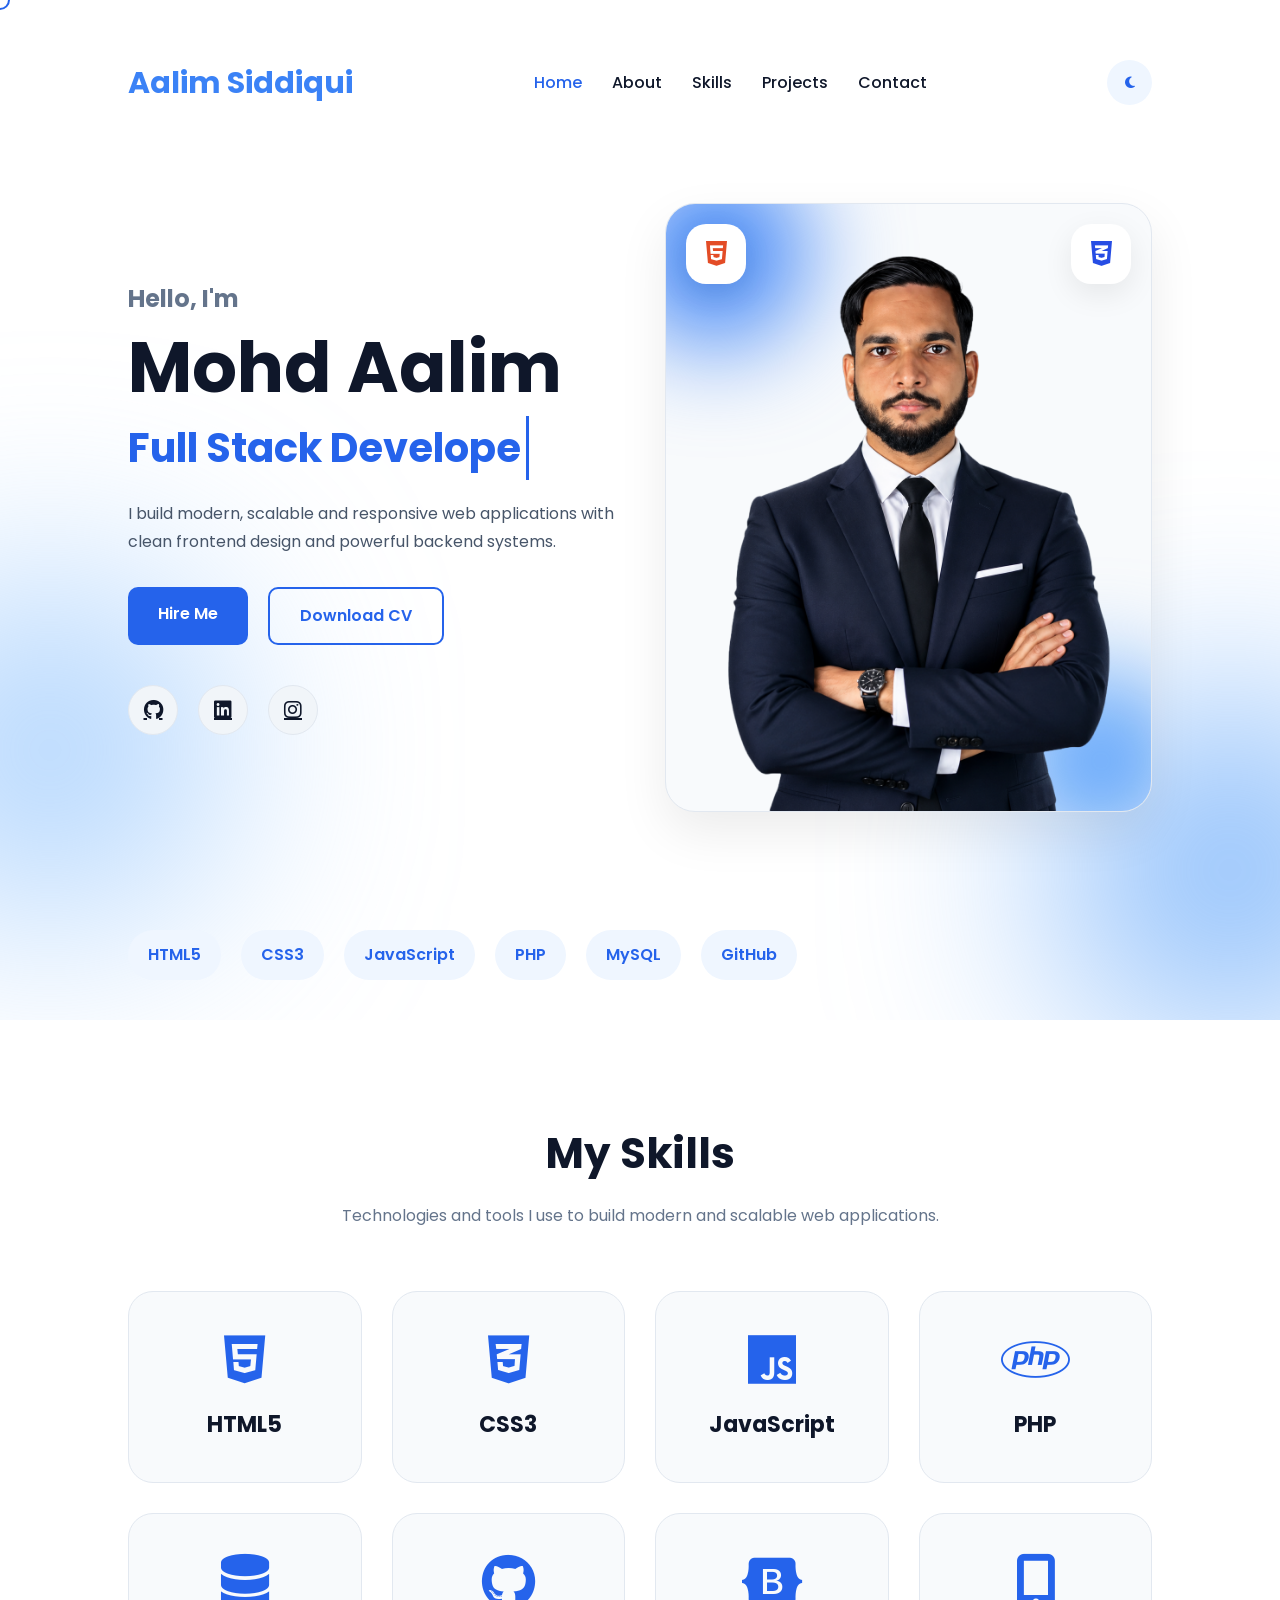
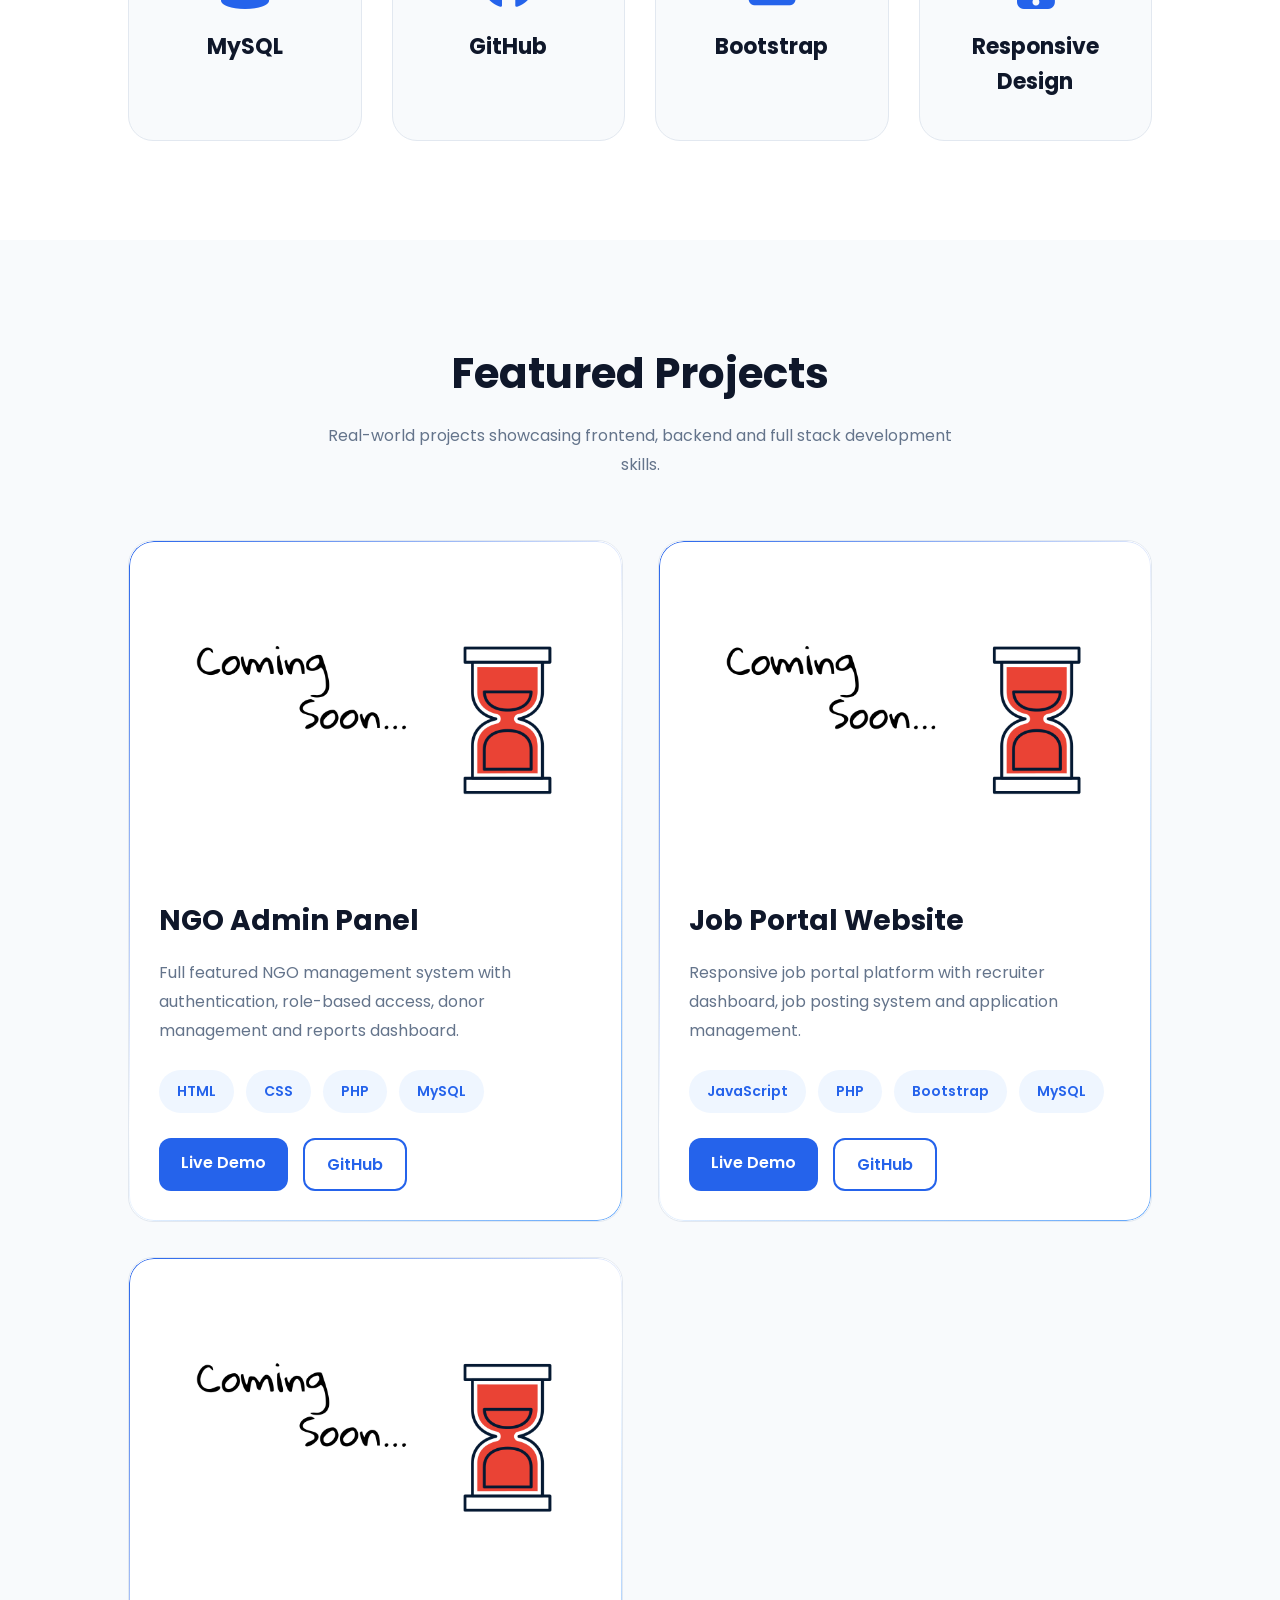
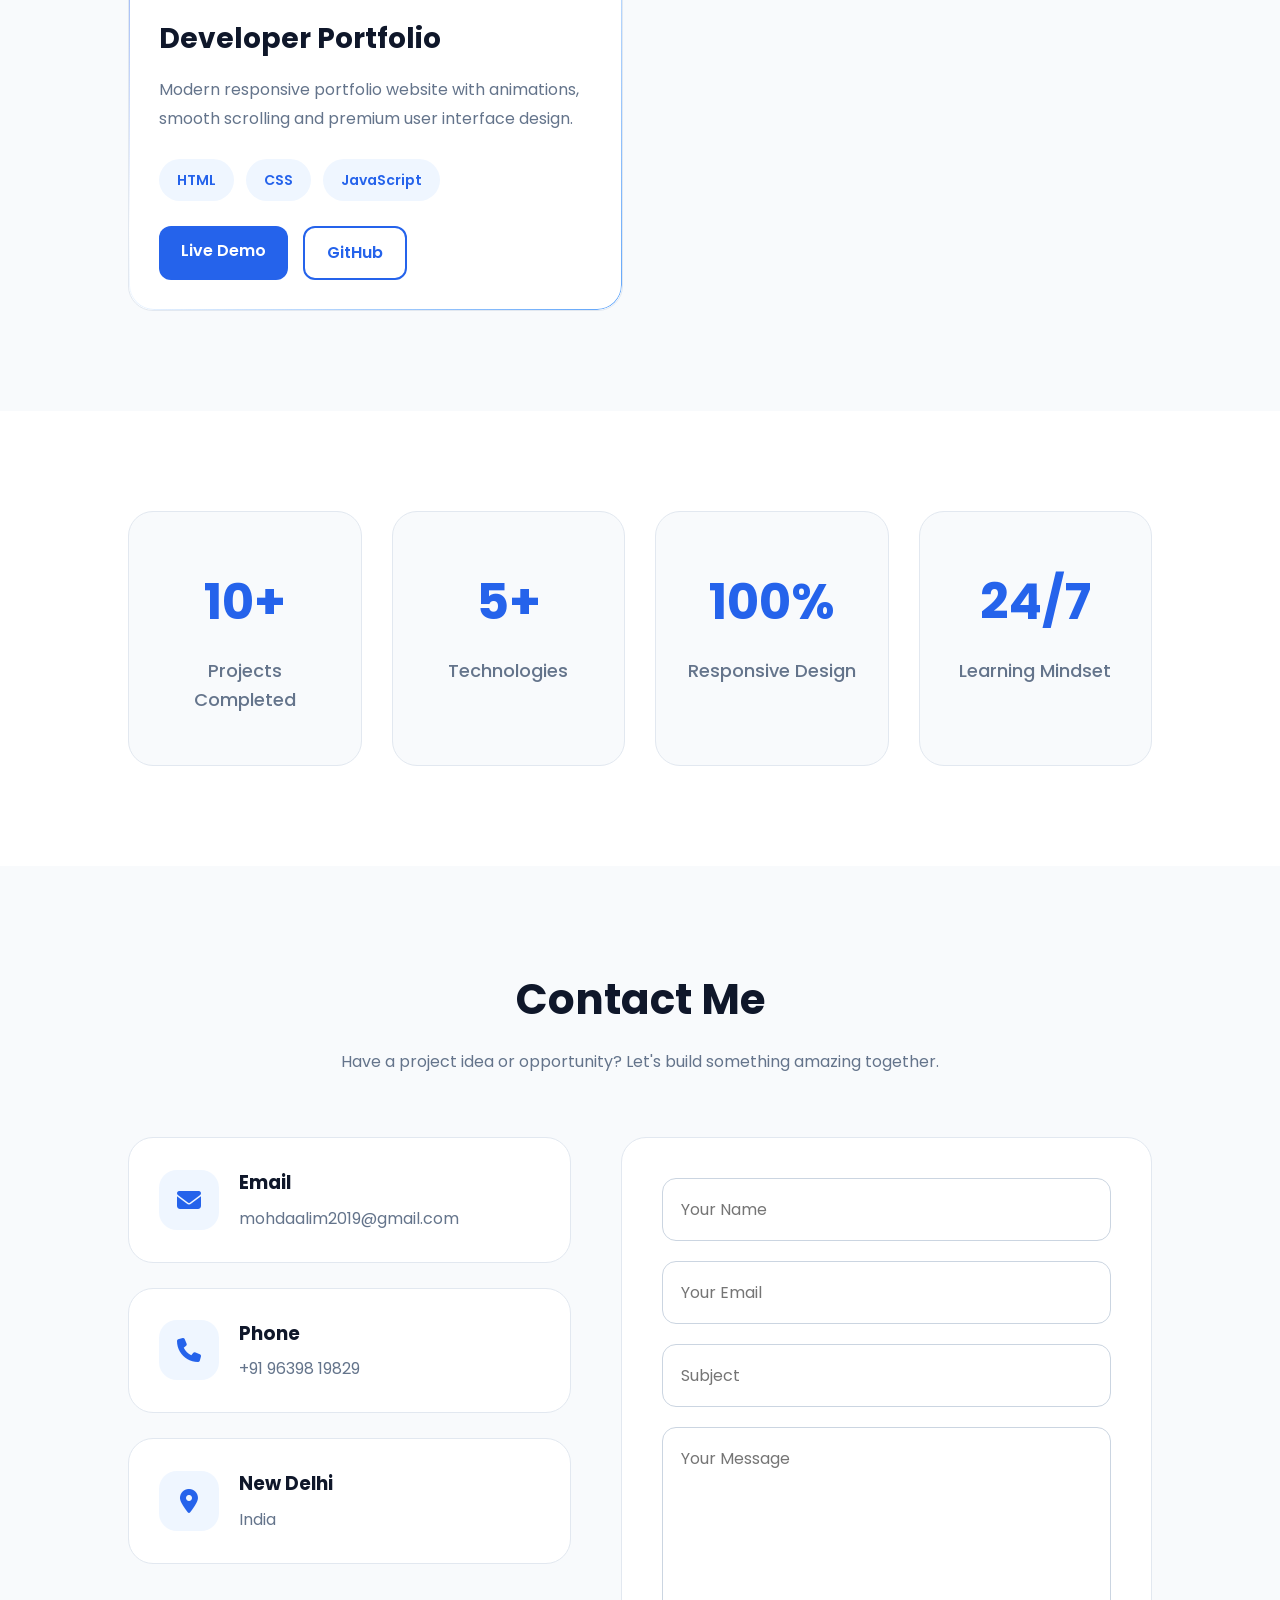
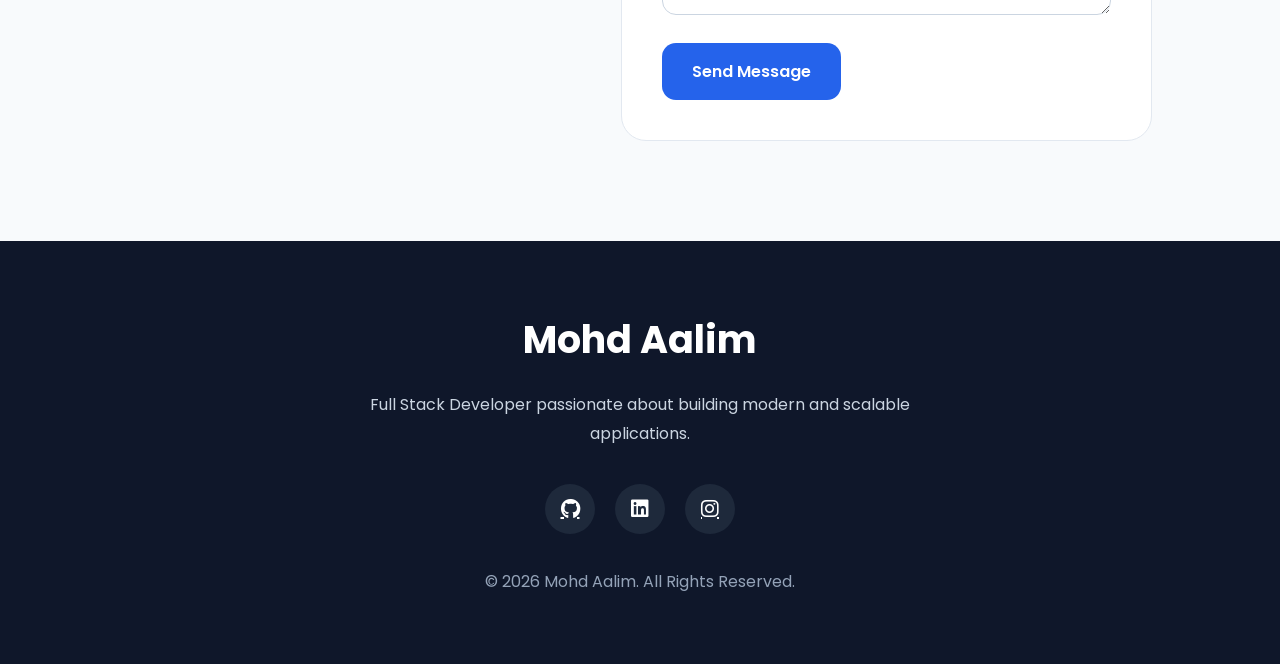
<file: index.html>
<!DOCTYPE html>
<html lang="en">

<head>
    <meta charset="UTF-8">
    <meta name="viewport" content="width=device-width, initial-scale=1.0, viewport-fit=cover">
    <meta name="description" content="Mohd Aalim — Full Stack Developer portfolio showcasing web development projects and skills.">

    <title>Mohd Aalim | Full Stack Developer</title>

    <!-- CSS -->
    <link rel="stylesheet" href="assets/css/style.css">
    <link rel="stylesheet" href="assets/css/responsive.css">
    <link rel="stylesheet" href="assets/css/animations.css">

    <!-- Google Fonts -->
    <link href="https://fonts.googleapis.com/css2?family=Poppins:wght@300;400;500;600;700&display=swap"
        rel="stylesheet">

    <!-- Icons -->
    <link rel="stylesheet"
        href="https://cdnjs.cloudflare.com/ajax/libs/font-awesome/6.5.1/css/all.min.css">
</head>

<body>

    <a href="#home" class="skip-link">Skip to content</a>

    <!-- LOADER -->

<div class="loader">

    <div class="loader-circle"></div>

</div>
    <div class="progress-bar"></div>
<div class="cursor"></div>
    <!-- HERO SECTION -->
    <section id="home" class="hero">

        <nav class="navbar">

    <div class="logo">Aalim Siddiqui</div>

    <ul class="nav-links" id="primary-navigation">
       <li><a href="#home">Home</a></li>
       <li><a href="pages/about.html">About</a></li>
       <li><a href="#skills">Skills</a></li>
       <li><a href="#projects">Projects</a></li>
       <li><a href="#contact">Contact</a></li>
    </ul>

    <div class="nav-right">

        <button class="theme-toggle" type="button" aria-label="Toggle dark mode" aria-pressed="false">
            <i class="fas fa-moon"></i>
        </button>

        <button class="menu-btn" type="button" aria-label="Open navigation menu" aria-expanded="false" aria-controls="primary-navigation">
            <i class="fas fa-bars"></i>
        </button>

    </div>

</nav>
<div class="bg-blur blur1"></div>
<div class="bg-blur blur2"></div>
        <div class="hero-wrapper">

    <!-- LEFT CONTENT -->
    <div class="hero-left">

        <h3>Hello, I'm</h3>

        <h1>Mohd Aalim</h1>

        <h2>
    <span class="typing"></span>
</h2>

        <p>
            I build modern, scalable and responsive web applications
            with clean frontend design and powerful backend systems.
        </p>

        <div class="hero-buttons">
            <a href="pages/contact.html" class="btn primary-btn">Hire Me</a>
            <a href="pages/resume.html" class="btn secondary-btn">Download CV</a>
        </div>

        <div class="social-icons">
            <a href="#" aria-label="GitHub profile"><i class="fab fa-github"></i></a>
            <a href="#" aria-label="LinkedIn profile"><i class="fab fa-linkedin"></i></a>
            <a href="#" aria-label="Instagram profile"><i class="fab fa-instagram"></i></a>
        </div>

    </div>

    <!-- RIGHT CONTENT -->
    <div class="hero-right">

        <div class="profile-card">

            <div class="circle circle1"></div>
            <div class="circle circle2"></div>
          
            <img src="assets/images/Profile_img.png" alt="Mohd Aalim profile photo">
        
            <div class="floating-icons html">
                <i class="fab fa-html5"></i>
            </div>

            <div class="floating-icons css">
                <i class="fab fa-css3-alt"></i>
            </div>
        </div>

    </div>

</div>

<div class="tech-stack">

    <span>HTML5</span>
    <span>CSS3</span>
    <span>JavaScript</span>
    <span>PHP</span>
    <span>MySQL</span>
    <span>GitHub</span>

</div>

    </section>
<!-- SKILLS SECTION -->

<section id="skills" class="skills-section hidden">

    <div class="section-title">
        <h2>My Skills</h2>
        <p>
            Technologies and tools I use to build modern
            and scalable web applications.
        </p>
    </div>

    <div class="skills-container">

        <div class="skill-card">
            <i class="fab fa-html5"></i>
            <h3>HTML5</h3>
        </div>

        <div class="skill-card">
            <i class="fab fa-css3-alt"></i>
            <h3>CSS3</h3>
        </div>

        <div class="skill-card">
            <i class="fab fa-js"></i>
            <h3>JavaScript</h3>
        </div>

        <div class="skill-card">
            <i class="fab fa-php"></i>
            <h3>PHP</h3>
        </div>

        <div class="skill-card">
            <i class="fas fa-database"></i>
            <h3>MySQL</h3>
        </div>

        <div class="skill-card">
            <i class="fab fa-github"></i>
            <h3>GitHub</h3>
        </div>

        <div class="skill-card">
            <i class="fab fa-bootstrap"></i>
            <h3>Bootstrap</h3>
        </div>

        <div class="skill-card">
            <i class="fas fa-mobile-alt"></i>
            <h3>Responsive Design</h3>
        </div>

    </div>

</section>

<!-- PROJECT SECTION -->

<section id="projects" class="projects-section hidden">

    <div class="section-title">
        <h2>Featured Projects</h2>

        <p>
            Real-world projects showcasing frontend,
            backend and full stack development skills.
        </p>
    </div>

    <div class="projects-container">

        <!-- PROJECT 1 -->

        <div class="project-card">

            <div class="project-image">
                <img src="assets/images/cooming_soon.png" alt="Screenshot of NGO Admin Panel project">
            </div>

            <div class="project-content">

                <h3>NGO Admin Panel</h3>

                <p>
                    Full featured NGO management system with
                    authentication, role-based access,
                    donor management and reports dashboard.
                </p>

                <div class="project-tech">
                    <span>HTML</span>
                    <span>CSS</span>
                    <span>PHP</span>
                    <span>MySQL</span>
                </div>

                <div class="project-buttons">
                    <a href="#">Live Demo</a>
                    <a href="#">GitHub</a>
                </div>

            </div>

        </div>

        <!-- PROJECT 2 -->

        <div class="project-card">

            <div class="project-image">
                <img src="assets/images/cooming_soon.png" alt="Screenshot of Job Portal Website project">
            </div>

            <div class="project-content">

                <h3>Job Portal Website</h3>

                <p>
                    Responsive job portal platform with
                    recruiter dashboard, job posting system
                    and application management.
                </p>

                <div class="project-tech">
                    <span>JavaScript</span>
                    <span>PHP</span>
                    <span>Bootstrap</span>
                    <span>MySQL</span>
                </div>

                <div class="project-buttons">
                    <a href="#">Live Demo</a>
                    <a href="#">GitHub</a>
                </div>

            </div>

        </div>

        <!-- PROJECT 3 -->

        <div class="project-card">

            <div class="project-image">
                <img src="assets/images/cooming_soon.png" alt="Screenshot of Developer Portfolio project">
            </div>

            <div class="project-content">

                <h3>Developer Portfolio</h3>

                <p>
                    Modern responsive portfolio website
                    with animations, smooth scrolling and
                    premium user interface design.
                </p>

                <div class="project-tech">
                    <span>HTML</span>
                    <span>CSS</span>
                    <span>JavaScript</span>
                </div>

                <div class="project-buttons">
                    <a href="#">Live Demo</a>
                    <a href="#">GitHub</a>
                </div>

            </div>

        </div>

    </div>

</section>
<!-- STATS SECTION -->

<section class="stats-section hidden">

    <div class="stats-container">

        <!-- ITEM 1 -->

        <div class="stat-box">
            <h2>10+</h2>
            <p>Projects Completed</p>
        </div>

        <!-- ITEM 2 -->

        <div class="stat-box">
            <h2>5+</h2>
            <p>Technologies</p>
        </div>

        <!-- ITEM 3 -->

        <div class="stat-box">
            <h2>100%</h2>
            <p>Responsive Design</p>
        </div>

        <!-- ITEM 4 -->

        <div class="stat-box">
            <h2>24/7</h2>
            <p>Learning Mindset</p>
        </div>

    </div>

</section>

<!-- CONTACT SECTION -->

<section id="contact" class="contact-section hidden">

    <div class="section-title">
        <h2>Contact Me</h2>

        <p>
            Have a project idea or opportunity?
            Let's build something amazing together.
        </p>
    </div>

    <div class="contact-container">

        <!-- LEFT -->

        <div class="contact-info">

            <div class="contact-box">
                <i class="fas fa-envelope"></i>

                <div>
                    <h3>Email</h3>
                    <p>mohdaalim2019@gmail.com</p>
                </div>
            </div>

            <div class="contact-box">
                <i class="fas fa-phone"></i>

                <div>
                    <h3>Phone</h3>
                    <p>+91 96398 19829</p>
                </div>
            </div>

            <div class="contact-box">
                <i class="fas fa-location-dot"></i>

                <div>
                    <h3>New Delhi</h3>
                    <p>India</p>
                </div>
            </div>

        </div>

        <!-- RIGHT -->

        <form class="contact-form" aria-label="Contact form">

            <label class="sr-only" for="contact-name">Your Name</label>
            <input id="contact-name" type="text" name="name" placeholder="Your Name" required>

            <label class="sr-only" for="contact-email">Your Email</label>
            <input id="contact-email" type="email" name="email" placeholder="Your Email" required>

            <label class="sr-only" for="contact-subject">Subject</label>
            <input id="contact-subject" type="text" name="subject" placeholder="Subject">

            <label class="sr-only" for="contact-message">Your Message</label>
            <textarea id="contact-message" name="message" rows="6" placeholder="Your Message"></textarea>

            <button type="submit">
                Send Message
            </button>

        </form>

    </div>

</section>

<!-- FOOTER -->

<footer>

    <h2>Mohd Aalim</h2>

    <p>
        Full Stack Developer passionate about
        building modern and scalable applications.
    </p>

    <div class="footer-socials">

        <a href="#" aria-label="GitHub profile"><i class="fab fa-github"></i></a>

        <a href="#" aria-label="LinkedIn profile"><i class="fab fa-linkedin"></i></a>

        <a href="#" aria-label="Instagram profile"><i class="fab fa-instagram"></i></a>

    </div>

    <span>
        © 2026 Mohd Aalim. All Rights Reserved.
    </span>

</footer>

    <button class="top-btn" type="button" aria-label="Scroll to top">
        <i class="fas fa-arrow-up"></i>
    </button>

<script src="assets/js/main.js"></script>

</body>
</html>
</file>
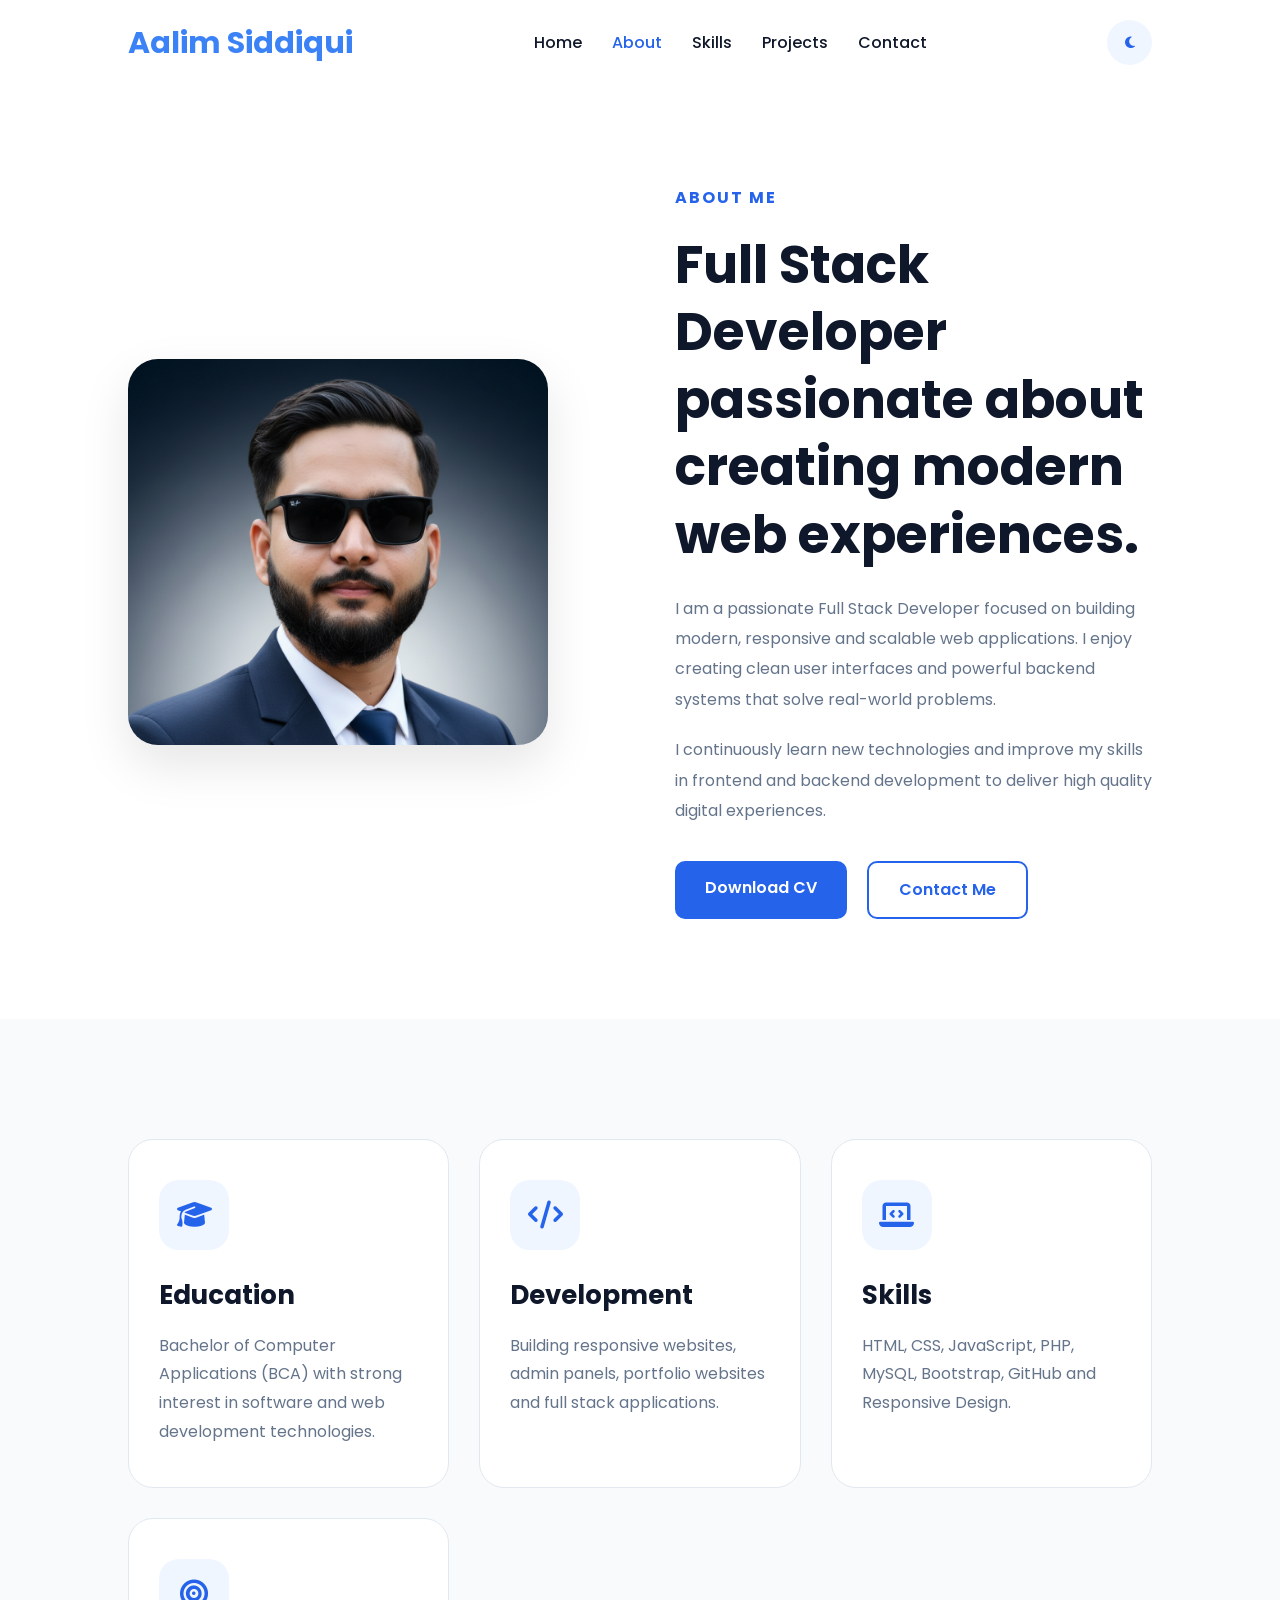
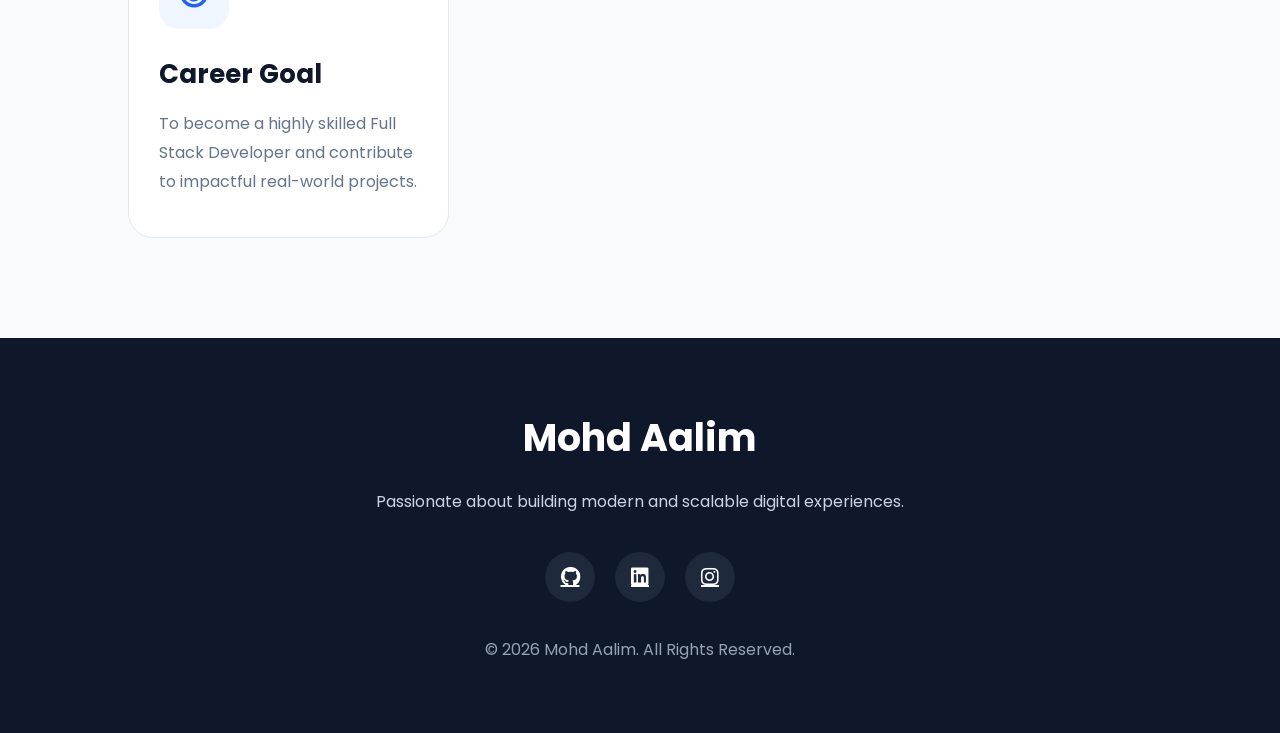
<file: pages/about.html>
<!DOCTYPE html>
<html lang="en">

<head>

    <meta charset="UTF-8">
    <meta name="viewport" content="width=device-width, initial-scale=1.0, viewport-fit=cover">
    <meta name="description" content="About Mohd Aalim — Full Stack Developer focused on modern web applications.">

    <title>About | Mohd Aalim</title>

    <!-- CSS -->
    <link rel="stylesheet" href="../assets/css/style.css">
    <link rel="stylesheet" href="../assets/css/responsive.css">
    <link rel="stylesheet" href="../assets/css/animations.css">

    <link href="https://fonts.googleapis.com/css2?family=Poppins:wght@300;400;500;600;700&display=swap"
        rel="stylesheet">

    <!-- FONT AWESOME -->
    <link rel="stylesheet"
    href="https://cdnjs.cloudflare.com/ajax/libs/font-awesome/6.5.1/css/all.min.css">

</head>

<body>

    <a href="#main-content" class="skip-link">Skip to content</a>

    <header>
        <nav class="navbar" aria-label="Primary navigation">
            <div class="logo">Aalim Siddiqui</div>

            <ul class="nav-links" id="primary-navigation">
                <li><a href="../index.html">Home</a></li>
                <li><a href="about.html">About</a></li>
                <li><a href="../index.html#skills">Skills</a></li>
                <li><a href="projects.html">Projects</a></li>
                <li><a href="contact.html">Contact</a></li>
            </ul>

            <div class="nav-right">
                <button class="theme-toggle" type="button" aria-label="Toggle dark mode" aria-pressed="false">
                    <i class="fas fa-moon"></i>
                </button>

                <button class="menu-btn" type="button" aria-label="Open navigation menu" aria-expanded="false" aria-controls="primary-navigation">
                    <i class="fas fa-bars"></i>
                </button>
            </div>
        </nav>
    </header>

    <main id="main-content">

    <!-- ABOUT HERO -->

    <section class="about-hero">

        <div class="about-left">

            <img src="../assets/images/profile_about.png" alt="Mohd Aalim about page portrait">

        </div>

        <div class="about-right">

            <h4>ABOUT ME</h4>

            <h1>
                Full Stack Developer passionate about
                creating modern web experiences.
            </h1>

            <p>
                I am a passionate Full Stack Developer focused on building
                modern, responsive and scalable web applications.
                I enjoy creating clean user interfaces and powerful backend
                systems that solve real-world problems.
            </p>

            <p>
                I continuously learn new technologies and improve my skills
                in frontend and backend development to deliver high quality
                digital experiences.
            </p>

            <div class="about-buttons">

                <a href="resume.html" class="btn primary-btn">
                    Download CV
                </a>

                <a href="contact.html"
                class="btn secondary-btn">
                    Contact Me
                </a>

            </div>

        </div>

    </section>

    <!-- DETAILS SECTION -->

    <section class="details-section hidden">

        <div class="details-grid">

            <!-- EDUCATION -->

            <div class="details-card">

                <i class="fas fa-graduation-cap"></i>

                <h3>Education</h3>

                <p>
                    Bachelor of Computer Applications (BCA)
                    with strong interest in software and
                    web development technologies.
                </p>

            </div>

            <!-- EXPERIENCE -->

            <div class="details-card">

                <i class="fas fa-code"></i>

                <h3>Development</h3>

                <p>
                    Building responsive websites, admin panels,
                    portfolio websites and full stack applications.
                </p>

            </div>

            <!-- SKILLS -->

            <div class="details-card">

                <i class="fas fa-laptop-code"></i>

                <h3>Skills</h3>

                <p>
                    HTML, CSS, JavaScript, PHP, MySQL,
                    Bootstrap, GitHub and Responsive Design.
                </p>

            </div>

            <!-- GOAL -->

            <div class="details-card">

                <i class="fas fa-bullseye"></i>

                <h3>Career Goal</h3>

                <p>
                    To become a highly skilled Full Stack Developer
                    and contribute to impactful real-world projects.
                </p>

            </div>

        </div>

    </section>

    </main>

    <!-- FOOTER -->

    <footer>

        <h2>Mohd Aalim</h2>

        <p>
            Passionate about building modern and scalable
            digital experiences.
        </p>

        <div class="footer-socials">

            <a href="#" aria-label="GitHub profile"><i class="fab fa-github"></i></a>

            <a href="#" aria-label="LinkedIn profile"><i class="fab fa-linkedin"></i></a>

            <a href="#" aria-label="Instagram profile"><i class="fab fa-instagram"></i></a>

        </div>

        <span>© 2026 Mohd Aalim. All Rights Reserved.</span>

    </footer>

    <button class="top-btn" type="button" aria-label="Scroll to top">
        <i class="fas fa-arrow-up"></i>
    </button>

    <script src="../assets/js/main.js"></script>

</body>
</html>
</file>
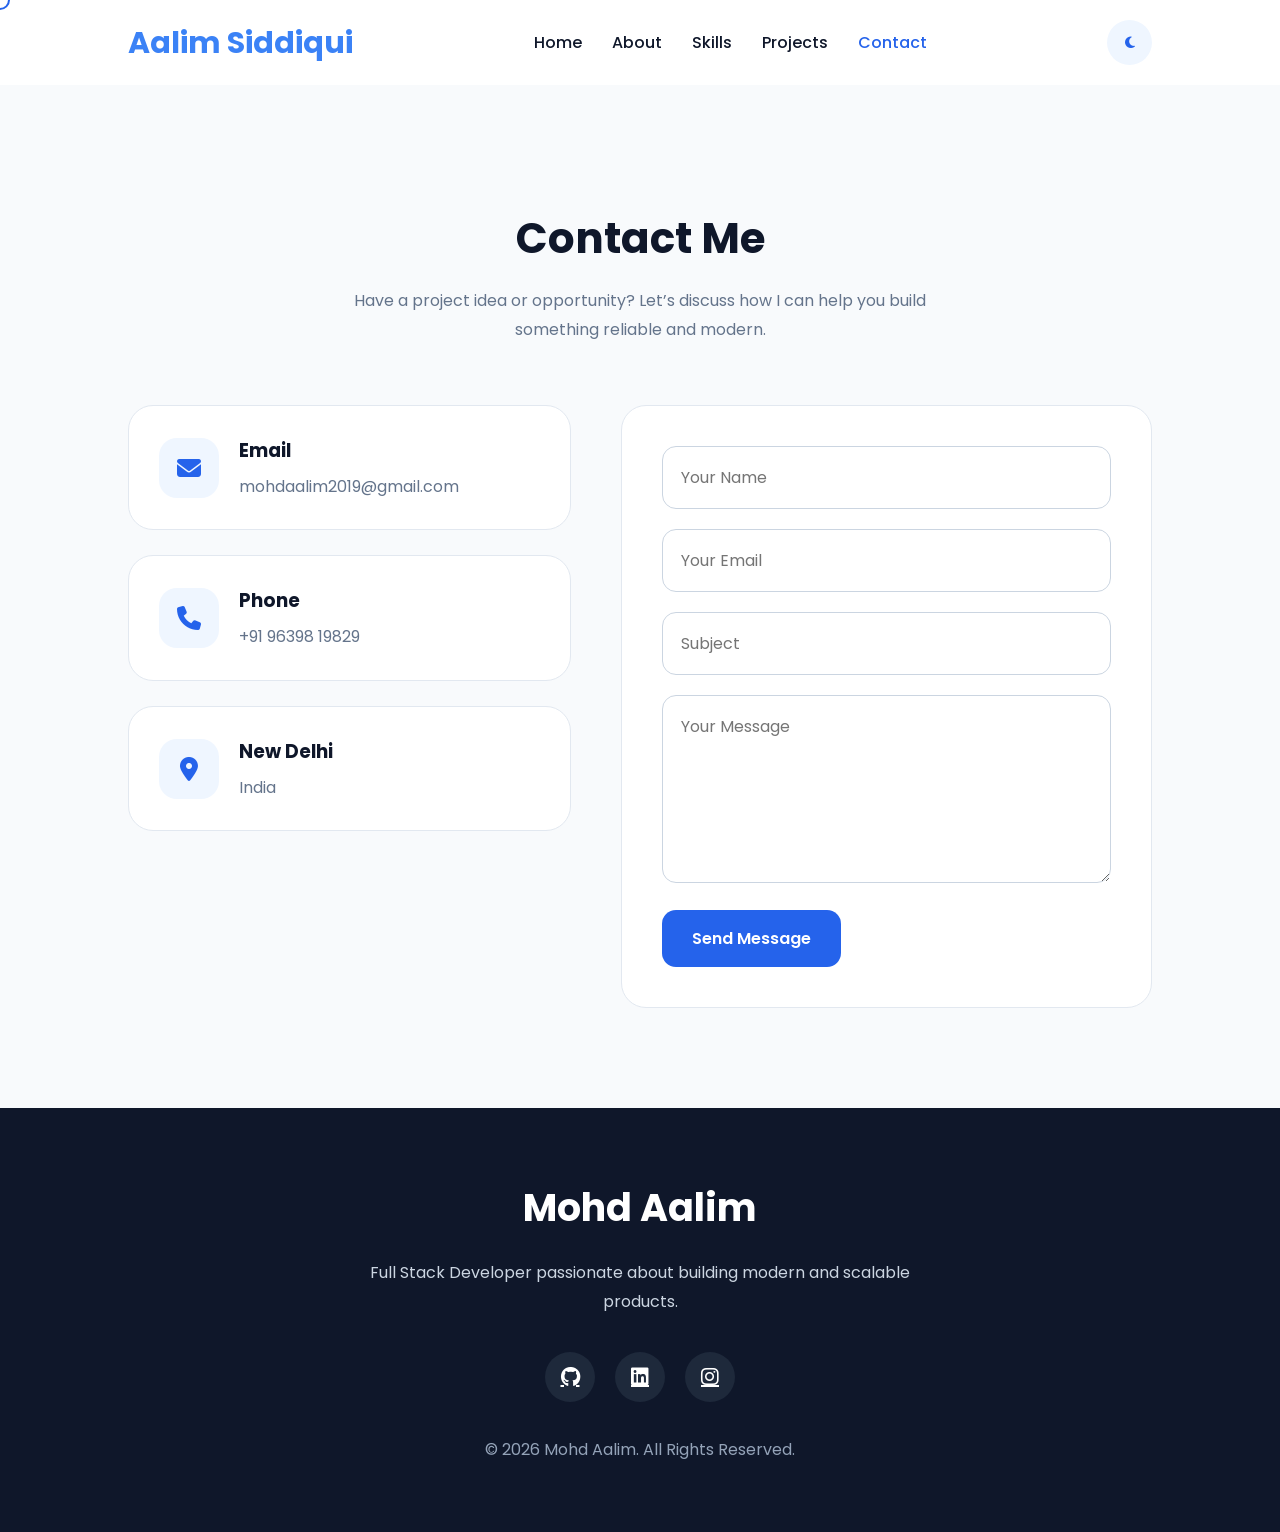
<file: pages/contact.html>
﻿<!DOCTYPE html>
<html lang="en">

<head>
    <meta charset="UTF-8">
    <meta name="viewport" content="width=device-width, initial-scale=1.0, viewport-fit=cover">
    <meta name="description" content="Contact Mohd Aalim for your next project or freelance opportunity.">

    <title>Contact | Mohd Aalim</title>

    <link href="https://fonts.googleapis.com/css2?family=Poppins:wght@300;400;500;600;700&display=swap" rel="stylesheet">
    <link rel="stylesheet" href="../assets/css/style.css">
    <link rel="stylesheet" href="../assets/css/responsive.css">
    <link rel="stylesheet" href="../assets/css/animations.css">
    <link rel="stylesheet" href="https://cdnjs.cloudflare.com/ajax/libs/font-awesome/6.5.1/css/all.min.css">
</head>

<body>
    <a href="#main-content" class="skip-link">Skip to content</a>

    <div class="loader">
        <div class="loader-circle"></div>
    </div>

    <div class="progress-bar"></div>
    <div class="cursor"></div>

    <header>
        <nav class="navbar" aria-label="Primary navigation">
            <div class="logo">Aalim Siddiqui</div>

            <ul class="nav-links" id="primary-navigation">
                <li><a href="../index.html">Home</a></li>
                <li><a href="about.html">About</a></li>
                <li><a href="../index.html#skills">Skills</a></li>
                <li><a href="projects.html">Projects</a></li>
                <li><a href="contact.html">Contact</a></li>
            </ul>

            <div class="nav-right">
                <button class="theme-toggle" type="button" aria-label="Toggle dark mode" aria-pressed="false">
                    <i class="fas fa-moon"></i>
                </button>

                <button class="menu-btn" type="button" aria-label="Open navigation menu" aria-expanded="false" aria-controls="primary-navigation">
                    <i class="fas fa-bars"></i>
                </button>
            </div>
        </nav>
    </header>

    <main id="main-content">
        <section class="contact-section">
            <div class="section-title">
                <h2>Contact Me</h2>
                <p>
                    Have a project idea or opportunity? Let’s discuss how I can help you build something reliable and modern.
                </p>
            </div>

            <div class="contact-container">
                <div class="contact-info">
                    <div class="contact-box">
                        <i class="fas fa-envelope"></i>
                        <div>
                            <h3>Email</h3>
                            <p>mohdaalim2019@gmail.com</p>
                        </div>
                    </div>

                    <div class="contact-box">
                        <i class="fas fa-phone"></i>
                        <div>
                            <h3>Phone</h3>
                            <p>+91 96398 19829</p>
                        </div>
                    </div>

                    <div class="contact-box">
                        <i class="fas fa-location-dot"></i>
                        <div>
                            <h3>New Delhi</h3>
                            <p>India</p>
                        </div>
                    </div>
                </div>

                <form class="contact-form" aria-label="Contact form">
                    <label class="sr-only" for="name">Your Name</label>
                    <input id="name" type="text" name="name" placeholder="Your Name" required>

                    <label class="sr-only" for="email">Your Email</label>
                    <input id="email" type="email" name="email" placeholder="Your Email" required>

                    <label class="sr-only" for="subject">Subject</label>
                    <input id="subject" type="text" name="subject" placeholder="Subject">

                    <label class="sr-only" for="message">Your Message</label>
                    <textarea id="message" name="message" rows="6" placeholder="Your Message"></textarea>

                    <button type="submit">Send Message</button>
                </form>
            </div>
        </section>
    </main>

    <footer>
        <h2>Mohd Aalim</h2>
        <p>Full Stack Developer passionate about building modern and scalable products.</p>
        <div class="footer-socials">
            <a href="#" aria-label="GitHub profile"><i class="fab fa-github"></i></a>
            <a href="#" aria-label="LinkedIn profile"><i class="fab fa-linkedin"></i></a>
            <a href="#" aria-label="Instagram profile"><i class="fab fa-instagram"></i></a>
        </div>
        <span>© 2026 Mohd Aalim. All Rights Reserved.</span>
    </footer>

    <button class="top-btn" type="button" aria-label="Scroll to top">
        <i class="fas fa-arrow-up"></i>
    </button>

    <script src="../assets/js/main.js"></script>
</body>
</html>
</file>
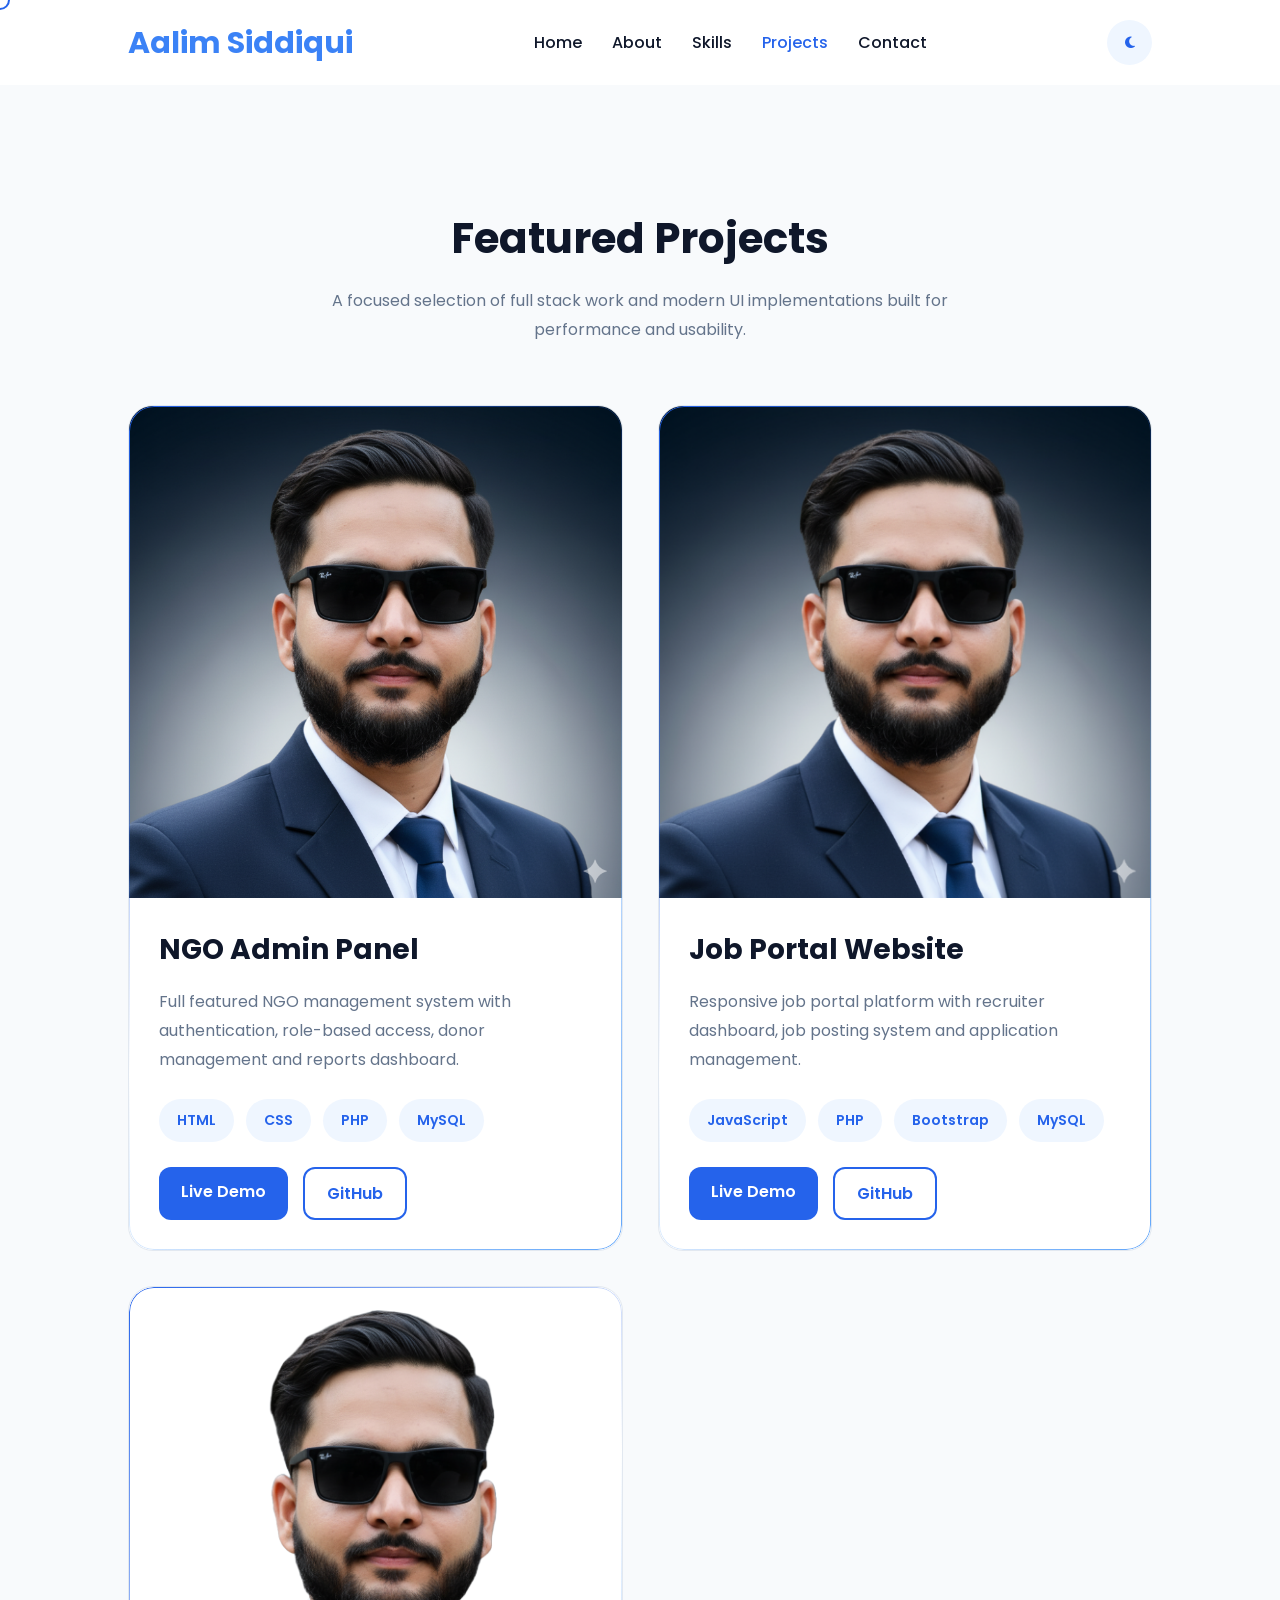
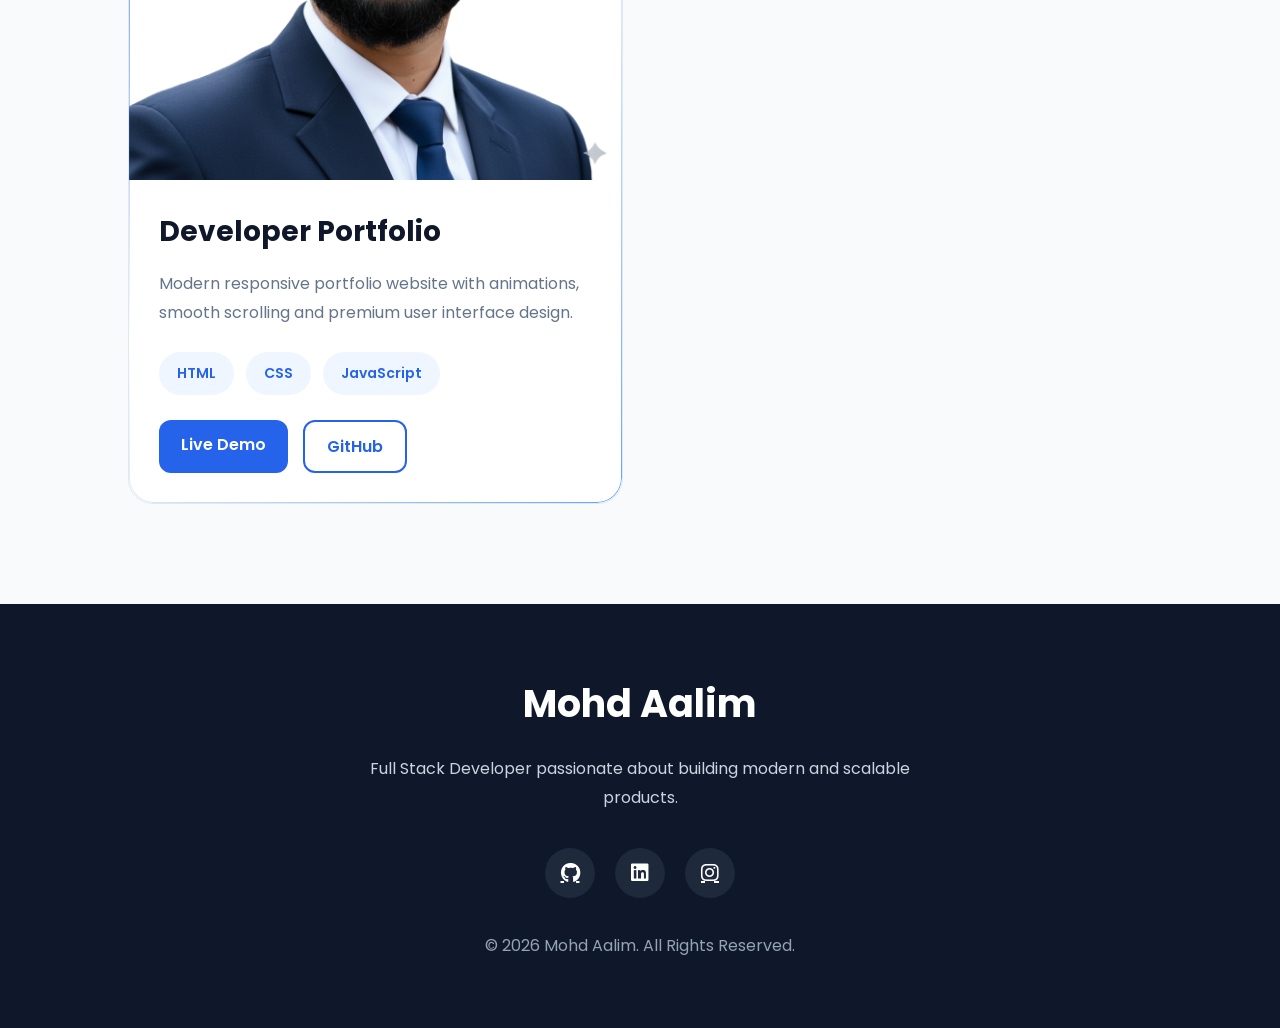
<file: pages/projects.html>
﻿<!DOCTYPE html>
<html lang="en">

<head>
    <meta charset="UTF-8">
    <meta name="viewport" content="width=device-width, initial-scale=1.0, viewport-fit=cover">
    <meta name="description" content="Project highlights from Mohd Aalim's full stack portfolio.">

    <title>Projects | Mohd Aalim</title>

    <link href="https://fonts.googleapis.com/css2?family=Poppins:wght@300;400;500;600;700&display=swap" rel="stylesheet">
    <link rel="stylesheet" href="../assets/css/style.css">
    <link rel="stylesheet" href="../assets/css/responsive.css">
    <link rel="stylesheet" href="../assets/css/animations.css">
    <link rel="stylesheet" href="https://cdnjs.cloudflare.com/ajax/libs/font-awesome/6.5.1/css/all.min.css">
</head>

<body>
    <a href="#main-content" class="skip-link">Skip to content</a>

    <div class="loader">
        <div class="loader-circle"></div>
    </div>

    <div class="progress-bar"></div>
    <div class="cursor"></div>

    <header>
        <nav class="navbar" aria-label="Primary navigation">
            <div class="logo">Aalim Siddiqui</div>

            <ul class="nav-links" id="primary-navigation">
                <li><a href="../index.html">Home</a></li>
                <li><a href="about.html">About</a></li>
                <li><a href="../index.html#skills">Skills</a></li>
                <li><a href="projects.html">Projects</a></li>
                <li><a href="contact.html">Contact</a></li>
            </ul>

            <div class="nav-right">
                <button class="theme-toggle" type="button" aria-label="Toggle dark mode" aria-pressed="false">
                    <i class="fas fa-moon"></i>
                </button>

                <button class="menu-btn" type="button" aria-label="Open navigation menu" aria-expanded="false" aria-controls="primary-navigation">
                    <i class="fas fa-bars"></i>
                </button>
            </div>
        </nav>
    </header>

    <main id="main-content">
        <section class="projects-section">
            <div class="section-title">
                <h2>Featured Projects</h2>
                <p>
                    A focused selection of full stack work and modern UI implementations built for performance and usability.
                </p>
            </div>

            <div class="projects-container">
                <article class="project-card">
                    <div class="project-image">
                        <img src="../assets/images/project1.png" alt="Screenshot of NGO Admin Panel project">
                    </div>
                    <div class="project-content">
                        <h3>NGO Admin Panel</h3>
                        <p>
                            Full featured NGO management system with authentication, role-based access,
                            donor management and reports dashboard.
                        </p>
                        <div class="project-tech">
                            <span>HTML</span>
                            <span>CSS</span>
                            <span>PHP</span>
                            <span>MySQL</span>
                        </div>
                        <div class="project-buttons">
                            <a href="#">Live Demo</a>
                            <a href="#">GitHub</a>
                        </div>
                    </div>
                </article>

                <article class="project-card">
                    <div class="project-image">
                        <img src="../assets/images/project2.png" alt="Screenshot of Job Portal Website project">
                    </div>
                    <div class="project-content">
                        <h3>Job Portal Website</h3>
                        <p>
                            Responsive job portal platform with recruiter dashboard, job posting system
                            and application management.
                        </p>
                        <div class="project-tech">
                            <span>JavaScript</span>
                            <span>PHP</span>
                            <span>Bootstrap</span>
                            <span>MySQL</span>
                        </div>
                        <div class="project-buttons">
                            <a href="#">Live Demo</a>
                            <a href="#">GitHub</a>
                        </div>
                    </div>
                </article>

                <article class="project-card">
                    <div class="project-image">
                        <img src="../assets/images/project3.png" alt="Screenshot of Developer Portfolio project">
                    </div>
                    <div class="project-content">
                        <h3>Developer Portfolio</h3>
                        <p>
                            Modern responsive portfolio website with animations, smooth scrolling and
                            premium user interface design.
                        </p>
                        <div class="project-tech">
                            <span>HTML</span>
                            <span>CSS</span>
                            <span>JavaScript</span>
                        </div>
                        <div class="project-buttons">
                            <a href="#">Live Demo</a>
                            <a href="#">GitHub</a>
                        </div>
                    </div>
                </article>
            </div>
        </section>
    </main>

    <footer>
        <h2>Mohd Aalim</h2>
        <p>Full Stack Developer passionate about building modern and scalable products.</p>
        <div class="footer-socials">
            <a href="#" aria-label="GitHub profile"><i class="fab fa-github"></i></a>
            <a href="#" aria-label="LinkedIn profile"><i class="fab fa-linkedin"></i></a>
            <a href="#" aria-label="Instagram profile"><i class="fab fa-instagram"></i></a>
        </div>
        <span>© 2026 Mohd Aalim. All Rights Reserved.</span>
    </footer>

    <button class="top-btn" type="button" aria-label="Scroll to top">
        <i class="fas fa-arrow-up"></i>
    </button>

    <script src="../assets/js/main.js"></script>
</body>
</html>
</file>
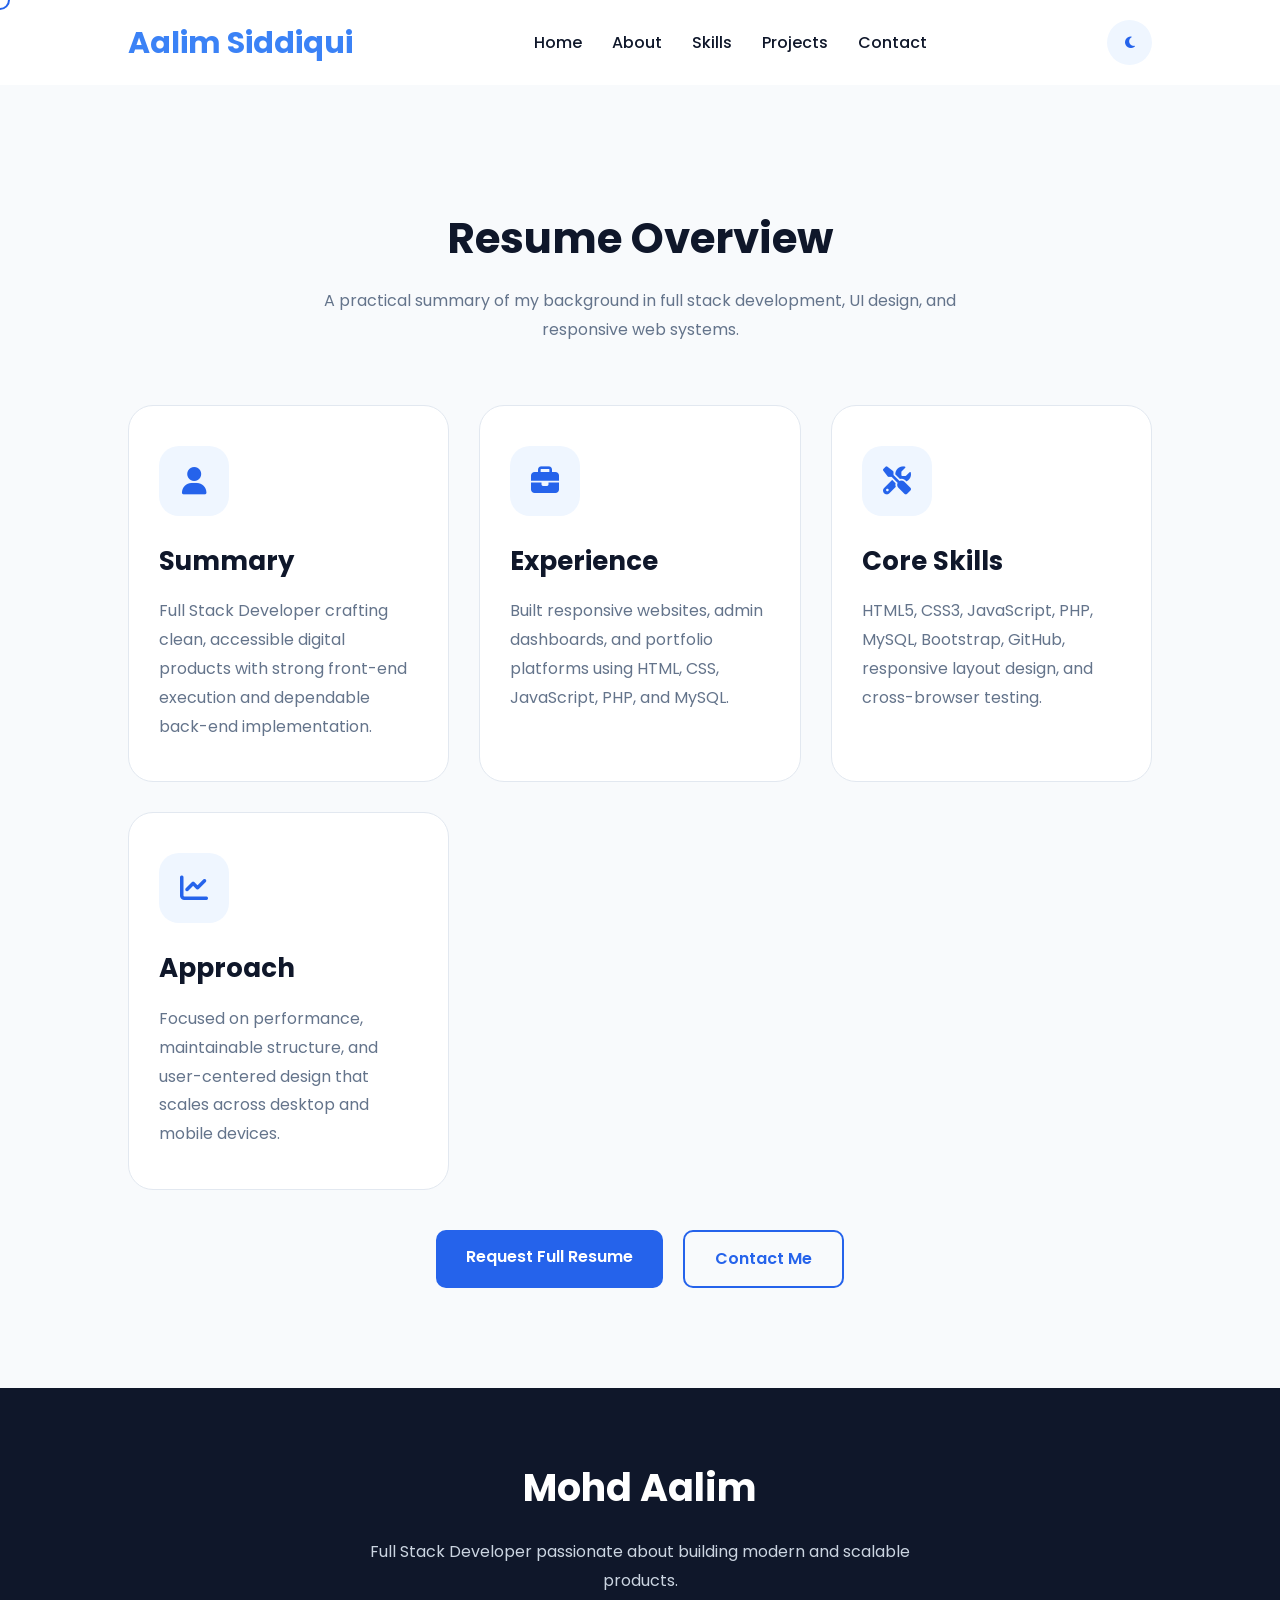
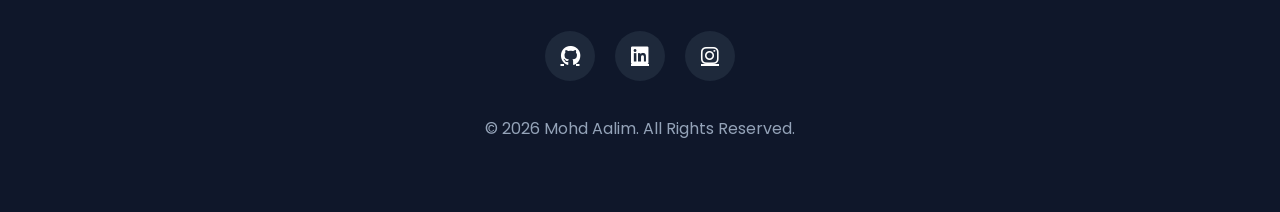
<file: pages/resume.html>
﻿<!DOCTYPE html>
<html lang="en">

<head>
    <meta charset="UTF-8">
    <meta name="viewport" content="width=device-width, initial-scale=1.0, viewport-fit=cover">
    <meta name="description" content="Professional resume summary for Mohd Aalim, full stack developer and web designer.">

    <title>Resume | Mohd Aalim</title>

    <link href="https://fonts.googleapis.com/css2?family=Poppins:wght@300;400;500;600;700&display=swap" rel="stylesheet">
    <link rel="stylesheet" href="../assets/css/style.css">
    <link rel="stylesheet" href="../assets/css/responsive.css">
    <link rel="stylesheet" href="../assets/css/animations.css">
    <link rel="stylesheet" href="https://cdnjs.cloudflare.com/ajax/libs/font-awesome/6.5.1/css/all.min.css">
</head>

<body>
    <a href="#main-content" class="skip-link">Skip to content</a>

    <div class="loader">
        <div class="loader-circle"></div>
    </div>

    <div class="progress-bar"></div>
    <div class="cursor"></div>

    <header>
        <nav class="navbar" aria-label="Primary navigation">
            <div class="logo">Aalim Siddiqui</div>

            <ul class="nav-links" id="primary-navigation">
                <li><a href="../index.html">Home</a></li>
                <li><a href="about.html">About</a></li>
                <li><a href="../index.html#skills">Skills</a></li>
                <li><a href="projects.html">Projects</a></li>
                <li><a href="contact.html">Contact</a></li>
            </ul>

            <div class="nav-right">
                <button class="theme-toggle" type="button" aria-label="Toggle dark mode" aria-pressed="false">
                    <i class="fas fa-moon"></i>
                </button>

                <button class="menu-btn" type="button" aria-label="Open navigation menu" aria-expanded="false" aria-controls="primary-navigation">
                    <i class="fas fa-bars"></i>
                </button>
            </div>
        </nav>
    </header>

    <main id="main-content">
        <section class="details-section">
            <div class="section-title">
                <h2>Resume Overview</h2>
                <p>
                    A practical summary of my background in full stack development, UI design, and responsive web systems.
                </p>
            </div>

            <div class="details-grid">
                <article class="details-card">
                    <i class="fas fa-user"></i>
                    <h3>Summary</h3>
                    <p>
                        Full Stack Developer crafting clean, accessible digital products with
                        strong front-end execution and dependable back-end implementation.
                    </p>
                </article>

                <article class="details-card">
                    <i class="fas fa-briefcase"></i>
                    <h3>Experience</h3>
                    <p>
                        Built responsive websites, admin dashboards, and portfolio platforms
                        using HTML, CSS, JavaScript, PHP, and MySQL.
                    </p>
                </article>

                <article class="details-card">
                    <i class="fas fa-tools"></i>
                    <h3>Core Skills</h3>
                    <p>
                        HTML5, CSS3, JavaScript, PHP, MySQL, Bootstrap, GitHub, responsive
                        layout design, and cross-browser testing.
                    </p>
                </article>

                <article class="details-card">
                    <i class="fas fa-chart-line"></i>
                    <h3>Approach</h3>
                    <p>
                        Focused on performance, maintainable structure, and user-centered
                        design that scales across desktop and mobile devices.
                    </p>
                </article>
            </div>

            <div class="hero-buttons center-buttons">
                <a href="mailto:mohdaalim2019@gmail.com" class="btn primary-btn">Request Full Resume</a>
                <a href="contact.html" class="btn secondary-btn">Contact Me</a>
            </div>
        </section>
    </main>

    <footer>
        <h2>Mohd Aalim</h2>
        <p>Full Stack Developer passionate about building modern and scalable products.</p>
        <div class="footer-socials">
            <a href="#" aria-label="GitHub profile"><i class="fab fa-github"></i></a>
            <a href="#" aria-label="LinkedIn profile"><i class="fab fa-linkedin"></i></a>
            <a href="#" aria-label="Instagram profile"><i class="fab fa-instagram"></i></a>
        </div>
        <span>© 2026 Mohd Aalim. All Rights Reserved.</span>
    </footer>

    <button class="top-btn" type="button" aria-label="Scroll to top">
        <i class="fas fa-arrow-up"></i>
    </button>

    <script src="../assets/js/main.js"></script>
</body>
</html>
</file>
<file: assets/css/style.css>
html{
    scroll-behavior:smooth;
    -webkit-text-size-adjust:100%;
}

*{
    margin:0;
    padding:0;
    box-sizing:border-box;
    font-family:'Poppins',sans-serif;
}

img,
picture,
video,
svg{
    display:block;
    max-width:100%;
    height:auto;
}

body{
    background:#ffffff;
    color:#0f172a;
    overflow-x:hidden;
    line-height:1.6;
}

body.menu-open{
    overflow:hidden;
    touch-action:none;
}

body.menu-open::before{
    content:'';
    position:fixed;
    inset:0;
    background:rgba(15,23,42,0.45);
    z-index:999;
    backdrop-filter:blur(2px);
}

.hero{
    position:relative;
    min-height:100vh;
    padding:40px 10%;
    background:#ffffff;
}

.navbar{
    display:flex;
    justify-content:space-between;
    align-items:center;
    gap:16px;
    position:sticky;
    top:0;
    z-index:1002;
    padding:20px 0;
    background:rgba(255,255,255,0.9);
    backdrop-filter:blur(10px);
    width:100%;
}

header{
    position:sticky;
    top:0;
    z-index:1000;
    padding:0 10%;
    background:rgba(255,255,255,0.9);
    backdrop-filter:blur(10px);
}

header .navbar{
    position:static;
    padding:20px 0;
    background:transparent;
}

body.dark header{
    background:rgba(15,23,42,0.92);
}

.logo{
    font-size:30px;
    font-weight:700;
    color:#3b82f6;
    flex-shrink:0;
    line-height:1.2;
}

.nav-links{
    display:flex;
    gap:30px;
    list-style:none;
    margin:0;
    padding:0;
}

.nav-links li{
    list-style:none;
}

.nav-links a{
    text-decoration:none;
    color:#0f172a;
    transition:0.3s;
    font-weight:500;
    position:relative;
}
.nav-links a.active{
    color:#2563eb;
}

/* UNDERLINE */

.nav-links a::after{
    content:'';
    position:absolute;
    left:0;
    bottom:-6px;
    width:0%;
    height:2px;
    background:#2563eb;
    transition:0.3s;
}

.nav-links a:hover::after{
    width:100%;
}

.nav-links a:hover{
    color:#3b82f6;
}

.hero-content{
    margin-top:120px;
    max-width:700px;
}

.hero-content h3,
.hero-left h3{
    font-size:24px;
    color:#64748b;
}

.hero-content h1,
.hero-left h1{
    font-size:70px;
    line-height:1.1;
    margin:10px 0;
    color:#0f172a;
}

.hero-content h2,
.hero-left h2{
    font-size:40px;
    color:#3b82f6;
    min-height:1.35em;
}

.hero-content p,
.hero-left p{
    margin-top:20px;
    color:#475569;
    line-height:1.8;
}

.hero-buttons{
    margin-top:30px;
    display:flex;
    gap:20px;
}

.btn{
    padding:14px 30px;
    border-radius:10px;
    text-decoration:none;
    font-weight:600;
    transition:transform 0.3s ease, box-shadow 0.3s ease, background 0.3s ease;
    display:inline-block;
    text-align:center;
    white-space:nowrap;
}

.primary-btn{
    background:#2563eb;
    color:white;
    position:relative;
    overflow:hidden;
}

/* GLOW */

.primary-btn::before{
    content:'';
    position:absolute;
    top:0;
    left:-100%;
    width:100%;
    height:100%;
    background:rgba(255,255,255,0.3);
    transition:0.5s;
}

.primary-btn:hover::before{
    left:100%;
}

.primary-btn:hover{
    transform:translateY(-5px);
    box-shadow:0 15px 30px rgba(37,99,235,0.3);
}

.secondary-btn{
    border:2px solid #2563eb;
    color:#2563eb;
}

.secondary-btn:hover{
    transform:translateY(-5px);
    box-shadow:0 12px 24px rgba(37,99,235,0.15);
}
.social-icons{
    margin-top:40px;
    display:flex;
    gap:20px;
}

.social-icons a{
    width:50px;
    height:50px;
    background:#f1f5f9;
    display:flex;
    align-items:center;
    justify-content:center;
    border-radius:50%;
    color:#0f172a;
    font-size:20px;
    transition:0.3s;
    border:1px solid #e2e8f0;
}

.social-icons a:hover{
    background:#2563eb;
    transform:translateY(-5px);
}
/* HERO WRAPPER */

.hero-wrapper{
    display:flex;
    align-items:center;
    justify-content:space-between;
    gap:50px;
    min-height:85vh;
    width:100%;
    position:relative;
    z-index:1;
}

/* LEFT */

.hero-left{
    flex:1;
    min-width:0;
}

/* RIGHT */

.hero-right{
    flex:1;
    min-width:0;
    display:flex;
    justify-content:center;
}

/* PROFILE CARD */

.profile-card{
    position:relative;
    background:#f8fafc;
    border-radius:30px;
    display:flex;
    align-items:center;
    justify-content:center;
    overflow:hidden;
    border:1px solid #e2e8f0;
    box-shadow:0 20px 50px rgba(0,0,0,0.08);
}

/* PROFILE IMAGE */

.profile-card img{
    width:100%;
    max-width:500px;
    position:relative;
    z-index:2;
}

/* BLUR CIRCLES */

.circle{
    position:absolute;
    border-radius:50%;
    filter:blur(50px);
}

.circle1{
    width:180px;
    height:180px;
    background:#3b82f6;
    top:-40px;
    left:-40px;
}

.circle2{
    width:180px;
    height:180px;
    background:#60a5fa;
    bottom:-40px;
    right:-40px;
}

/* FLOATING ICONS */

.floating-icons{
    position:absolute;
    width:60px;
    height:60px;
    background:white;
    border-radius:20px;
    display:flex;
    align-items:center;
    justify-content:center;
    font-size:28px;
    box-shadow:0 10px 30px rgba(0,0,0,0.08);
    animation:float 3s ease-in-out infinite;
    z-index:3;
}

.html{
    top:20px;
    left:20px;
    color:#e34c26;
}

.css{
    top:20px;
    right:20px;
    color:#264de4;
}

.js{
    bottom:20px;
    left:20px;
    color:#f0db4f;
}

.php{
    bottom:20px;
    right:20px;
    color:#777bb3;
}

/* FLOAT ANIMATION */

@keyframes float{
    0%{
        transform:translateY(0px);
    }
    50%{
        transform:translateY(-12px);
    }
    100%{
        transform:translateY(0px);
    }
}
/* =========================
   SKILLS SECTION
========================= */

.skills-section{
    padding:100px 10%;
    background:#ffffff;
}

.section-title{
    text-align:center;
    margin-bottom:60px;
}

.section-title h2{
    font-size:42px;
    color:#0f172a;
    margin-bottom:15px;
}

.section-title p{
    color:#64748b;
    max-width:650px;
    margin:auto;
    line-height:1.8;
}

/* SKILLS GRID */

.skills-container{
    display:grid;
    grid-template-columns:repeat(auto-fit,minmax(min(100%,220px),1fr));
    gap:30px;
}

/* SKILL CARD */

.skill-card{
    background:#f8fafc;
    border:1px solid #e2e8f0;
    border-radius:25px;
    padding:40px 20px;
    text-align:center;
    transition:0.4s;
    position:relative;
    overflow:hidden;
}

/* TOP GLOW EFFECT */

.skill-card::before{
    content:'';
    position:absolute;
    top:-100%;
    left:0;
    width:100%;
    height:100%;
    background:linear-gradient(
        180deg,
        rgba(37,99,235,0.15),
        transparent
    );
    transition:0.5s;
}

.skill-card:hover::before{
    top:0;
}

/* ICON */

.skill-card i{
    font-size:55px;
    margin-bottom:20px;
    color:#2563eb;
    transition:0.4s;
}

/* TEXT */

.skill-card h3{
    font-size:22px;
    color:#0f172a;
}

/* HOVER */

.skill-card:hover{
    transform:translateY(-12px);
    box-shadow:0 20px 40px rgba(37,99,235,0.15);
    border-color:#2563eb;
}

.skill-card:hover i{
    transform:scale(1.1);
}
/* =========================
   PROJECT SECTION
========================= */

.projects-section{
    padding:100px 10%;
    background:#f8fafc;
}

/* PROJECT GRID */

.projects-container{
    display:grid;
    grid-template-columns:repeat(auto-fit,minmax(min(100%,340px),1fr));
    gap:35px;
}

/* CARD */

.project-card{
    background:#ffffff;
    border-radius:25px;
    overflow:hidden;
    border:1px solid #e2e8f0;
    transition:0.4s;
    position:relative;
}

/* HOVER EFFECT */

.project-card:hover{
    transform:translateY(-12px);
    box-shadow:0 25px 50px rgba(37,99,235,0.15);
}

/* IMAGE */

.project-image{
    overflow:hidden;
}

.project-image img{
    width:100%;
    display:block;
    transition:0.5s;
}

.project-card:hover img{
    transform:scale(1.08);
}

/* CONTENT */

.project-content{
    padding:30px;
}

.project-content h3{
    font-size:28px;
    margin-bottom:15px;
    color:#0f172a;
}

.project-content p{
    color:#64748b;
    line-height:1.8;
    margin-bottom:25px;
}

/* TECH TAGS */

.project-tech{
    display:flex;
    flex-wrap:wrap;
    gap:12px;
    margin-bottom:25px;
}

.project-tech span{
    background:#eff6ff;
    color:#2563eb;
    padding:10px 18px;
    border-radius:50px;
    font-size:14px;
    font-weight:600;
}

/* BUTTONS */

.project-buttons{
    display:flex;
    gap:15px;
}

.project-buttons a{
    text-decoration:none;
    padding:12px 22px;
    border-radius:12px;
    font-weight:600;
    transition:transform 0.3s ease, box-shadow 0.3s ease;
    display:inline-block;
    text-align:center;
}

/* FIRST BUTTON */

.project-buttons a:first-child{
    background:#2563eb;
    color:white;
}

/* SECOND BUTTON */

.project-buttons a:last-child{
    border:2px solid #2563eb;
    color:#2563eb;
}

/* HOVER */

.project-buttons a:hover{
    transform:translateY(-4px);
}
/* =========================
   STATS SECTION
========================= */

.stats-section{
    padding:100px 10%;
    background:#ffffff;
}

/* CONTAINER */

.stats-container{
    display:grid;
    grid-template-columns:repeat(auto-fit,minmax(min(100%,220px),1fr));
    gap:30px;
}

/* BOX */

.stat-box{
    background:#f8fafc;
    border:1px solid #e2e8f0;
    border-radius:25px;
    padding:50px 30px;
    text-align:center;
    transition:0.4s;
    position:relative;
    overflow:hidden;
}

/* TOP BORDER EFFECT */

.stat-box::before{
    content:'';
    position:absolute;
    top:0;
    left:0;
    width:100%;
    height:5px;
    background:#2563eb;
    transform:scaleX(0);
    transition:0.4s;
}

.stat-box:hover::before{
    transform:scaleX(1);
}

/* NUMBER */

.stat-box h2{
    font-size:50px;
    color:#2563eb;
    margin-bottom:15px;
}

/* TEXT */

.stat-box p{
    color:#64748b;
    font-size:18px;
    font-weight:500;
}

/* HOVER */

.stat-box:hover{
    transform:translateY(-10px);
    box-shadow:0 20px 45px rgba(37,99,235,0.12);
}
/* TYPING TEXT */

.typing{
    color:#2563eb;
    border-right:3px solid #2563eb;
    padding-right:5px;
    display:inline-block;
    max-width:100%;
    overflow-wrap:break-word;
    word-break:break-word;
}
/* =========================
   CONTACT SECTION
========================= */

.contact-section{
    padding:100px 10%;
    background:#f8fafc;
}

/* CONTAINER */

.contact-container{
    display:grid;
    grid-template-columns:1fr 1.2fr;
    gap:50px;
    margin-top:60px;
}

/* CONTACT INFO */

.contact-info{
    display:flex;
    flex-direction:column;
    gap:25px;
}

/* BOX */

.contact-box{
    background:white;
    padding:30px;
    border-radius:25px;
    border:1px solid #e2e8f0;
    display:flex;
    align-items:center;
    gap:20px;
    transition:0.4s;
}

.contact-box:hover{
    transform:translateY(-8px);
    box-shadow:0 20px 40px rgba(37,99,235,0.1);
}

/* ICON */

.contact-box i{
    width:60px;
    height:60px;
    background:#eff6ff;
    color:#2563eb;
    border-radius:18px;
    display:flex;
    align-items:center;
    justify-content:center;
    font-size:24px;
}

/* TEXT */

.contact-box h3{
    margin-bottom:8px;
    color:#0f172a;
}

.contact-box p{
    color:#64748b;
    word-break:break-word;
    overflow-wrap:anywhere;
}

.contact-box > div{
    min-width:0;
    flex:1;
}

/* FORM */

.contact-form{
    background:white;
    padding:40px;
    border-radius:25px;
    border:1px solid #e2e8f0;
}

/* INPUTS */

.contact-form input,
.contact-form textarea{
    width:100%;
    padding:18px;
    margin-bottom:20px;
    border-radius:14px;
    border:1px solid #cbd5e1;
    outline:none;
    font-size:16px;
    transition:0.3s;
}

/* FOCUS */

.contact-form input:focus,
.contact-form textarea:focus{
    border-color:#2563eb;
}

/* BUTTON */

.contact-form button{
    background:#2563eb;
    color:white;
    border:none;
    padding:16px 30px;
    border-radius:14px;
    font-size:16px;
    font-weight:600;
    cursor:pointer;
    transition:0.3s;
}

.contact-form button:hover{
    transform:translateY(-5px);
}

/* =========================
   FOOTER
========================= */

footer{
    background:#0f172a;
    color:white;
    text-align:center;
    padding:70px 10%;
}

footer h2{
    font-size:38px;
    margin-bottom:20px;
}

footer p{
    max-width:600px;
    margin:auto;
    line-height:1.8;
    color:#cbd5e1;
}

.footer-socials{
    margin:35px 0;
    display:flex;
    justify-content:center;
    gap:20px;
}

.footer-socials a{
    width:50px;
    height:50px;
    background:#1e293b;
    border-radius:50%;
    display:flex;
    align-items:center;
    justify-content:center;
    color:white;
    font-size:20px;
    transition:0.3s;
}

.footer-socials a:hover{
    background:#2563eb;
    transform:translateY(-6px);
}

footer span{
    color:#94a3b8;
}
/* =========================
   SCROLL PROGRESS BAR
========================= */

.progress-bar{
    position:fixed;
    top:0;
    left:0;
    width:0%;
    height:4px;
    background:#2563eb;
    z-index:2000;
}
/* =========================
   MOBILE MENU
========================= */

.menu-btn{
    display:none;
    font-size:24px;
    cursor:pointer;
    color:#0f172a;
    background:transparent;
    border:none;
    padding:8px;
    line-height:1;
    width:45px;
    height:45px;
    align-items:center;
    justify-content:center;
    border-radius:50%;
    transition:background 0.3s ease, transform 0.3s ease;
    flex-shrink:0;
}

.menu-btn:hover{
    background:#eff6ff;
}

.menu-btn.active{
    transform:rotate(90deg);
}
/* =========================
   LOADER
========================= */

.loader{
    position:fixed;
    inset:0;
    background:white;
    display:flex;
    align-items:center;
    justify-content:center;
    z-index:5000;
    transition:0.6s;
}

/* CIRCLE */

.loader-circle{
    width:70px;
    height:70px;
    border:6px solid #dbeafe;
    border-top:6px solid #2563eb;
    border-radius:50%;
    animation:spin 1s linear infinite;
}

/* SPIN */

@keyframes spin{

    100%{
        transform:rotate(360deg);
    }

}
/* NAV RIGHT */

.nav-right{
    display:flex;
    align-items:center;
    gap:20px;
}

/* TOGGLE */

.theme-toggle{
    width:45px;
    height:45px;
    background:#eff6ff;
    border:none;
    border-radius:50%;
    display:flex;
    align-items:center;
    justify-content:center;
    cursor:pointer;
    color:#2563eb;
    padding:0;
    flex-shrink:0;
}

.theme-toggle:focus-visible,
.menu-btn:focus-visible,
.top-btn:focus-visible,
.nav-links a:focus-visible,
.btn:focus-visible,
.contact-form button:focus-visible,
.project-buttons a:focus-visible{
    outline:2px solid #2563eb;
    outline-offset:3px;
}

/* DARK MODE */

body.dark{
    background:#0f172a;
    color:white;
}

body.dark .hero,
body.dark .skills-section,
body.dark .stats-section{
    background:#0f172a;
}

body.dark .projects-section,
body.dark .contact-section{
    background:#111827;
}

body.dark .skill-card,
body.dark .project-card,
body.dark .stat-box,
body.dark .contact-box,
body.dark .contact-form{
    background:#1e293b;
    border-color:#334155;
}

body.dark h1,
body.dark h2,
body.dark h3,
body.dark p{
    color:white;
}

body.dark .nav-links a,
body.dark .logo,
body.dark .about-right h1,
body.dark .details-card h3{
    color:white;
}

body.dark .navbar{
    background:rgba(15,23,42,0.92);
}

body.dark .nav-links a{
    color:#e2e8f0;
}

body.dark .secondary-btn,
body.dark .project-buttons a:last-child{
    color:#60a5fa;
    border-color:#60a5fa;
}

body.dark .project-tech span{
    background:#1e293b;
    color:#60a5fa;
}

body.dark .about-hero,
body.dark .details-section{
    background:#0f172a;
}

body.dark .details-card{
    background:#1e293b;
    border-color:#334155;
}

body.dark .about-right h4{
    color:#60a5fa;
}

body.dark .menu-btn{
    color:#e2e8f0;
}

body.dark .tech-stack span{
    background:#1e293b;
    color:#60a5fa;
}

body.dark .loader{
    background:#0f172a;
}
/* =========================
   BACKGROUND BLURS
========================= */

.bg-blur{
    position:absolute;
    border-radius:50%;
    filter:blur(120px);
    z-index:0;
}

.blur1{
    width:300px;
    height:300px;
    background:#93c5fd;
    bottom:120px;
    left:-100px;
}

.blur2{
    width:300px;
    height:300px;
    background:#60a5fa;
    bottom:0;
    right:-100px;
}
.cursor{
    width:20px;
    height:20px;
    border:2px solid #2563eb;
    border-radius:50%;
    position:fixed;
    pointer-events:none;
    transform:translate(-50%,-50%);
    z-index:9999;
}

@media (pointer:coarse){
    .cursor{
        display:none;
    }
}
.tech-stack{
    display:flex;
    gap:20px;
    flex-wrap:wrap;
    margin-top:40px;
    width:100%;
    position:relative;
    z-index:1;
}

.tech-stack span{
    background:#eff6ff;
    color:#2563eb;
    padding:12px 20px;
    border-radius:50px;
    font-weight:600;
}
.project-card::before{
    content:'';
    position:absolute;
    inset:0;
    padding:1px;
    border-radius:25px;
    background:linear-gradient(
        135deg,
        #2563eb,
        transparent,
        #60a5fa
    );
    -webkit-mask:
        linear-gradient(#fff 0 0) content-box,
        linear-gradient(#fff 0 0);
    -webkit-mask-composite:xor;
    mask:
        linear-gradient(#fff 0 0) content-box,
        linear-gradient(#fff 0 0);
    mask-composite:exclude;
    pointer-events:none;
    z-index:1;
}

.skip-link{
    position:absolute;
    top:-100px;
    left:10px;
    z-index:10001;
    padding:12px 18px;
    background:#2563eb;
    color:#ffffff;
    text-decoration:none;
    border-radius:8px;
    font-weight:600;
}

.skip-link:focus{
    top:10px;
}

.sr-only{
    position:absolute;
    width:1px;
    height:1px;
    padding:0;
    margin:-1px;
    overflow:hidden;
    clip:rect(0,0,0,0);
    white-space:nowrap;
    border:0;
}

.top-btn{
    position:fixed;
    bottom:max(30px,env(safe-area-inset-bottom));
    right:max(30px,env(safe-area-inset-right));
    width:55px;
    height:55px;
    border:none;
    border-radius:50%;
    background:#2563eb;
    color:white;
    cursor:pointer;
    font-size:20px;
    z-index:1000;
    opacity:0;
    visibility:hidden;
    transform:translateY(12px);
    transition:opacity 0.3s ease, transform 0.3s ease, visibility 0.3s ease;
}

.top-btn.visible{
    opacity:1;
    visibility:visible;
    transform:translateY(0);
}

.center-buttons{
    justify-content:center;
    margin-top:40px;
}

main .contact-section,
main .projects-section,
main .details-section{
    padding-top:120px;
}
/* =========================
   ABOUT PAGE
========================= */

.about-hero{
    min-height:100vh;
    padding:100px 10%;
    display:flex;
    align-items:center;
    justify-content:space-between;
    gap:70px;
}

/* LEFT */

.about-left{
    flex:1;
}

.about-left img{
    width:100%;
    max-width:420px;
    border-radius:30px;
    box-shadow:0 20px 50px rgba(0,0,0,0.1);
}

/* RIGHT */

.about-right{
    flex:1;
}

.about-right h4{
    color:#2563eb;
    margin-bottom:20px;
    letter-spacing:2px;
}

.about-right h1{
    font-size:52px;
    line-height:1.3;
    margin-bottom:25px;
    color:#0f172a;
}

.about-right p{
    color:#64748b;
    line-height:1.9;
    margin-bottom:20px;
}

/* BUTTONS */

.about-buttons{
    display:flex;
    gap:20px;
    margin-top:35px;
}

/* DETAILS SECTION */

.details-section{
    padding:100px 10%;
    background:#f8fafc;
}

/* GRID */

.details-grid{
    display:grid;
    grid-template-columns:repeat(auto-fit,minmax(min(100%,250px),1fr));
    gap:30px;
}

/* CARD */

.details-card{
    background:white;
    padding:40px 30px;
    border-radius:25px;
    border:1px solid #e2e8f0;
    transition:0.4s;
}

/* ICON */

.details-card i{
    width:70px;
    height:70px;
    background:#eff6ff;
    color:#2563eb;
    border-radius:20px;
    display:flex;
    align-items:center;
    justify-content:center;
    font-size:28px;
    margin-bottom:25px;
}

/* TEXT */

.details-card h3{
    margin-bottom:15px;
    font-size:26px;
    color:#0f172a;
}

.details-card p{
    color:#64748b;
    line-height:1.8;
}

/* HOVER */

.details-card:hover{
    transform:translateY(-10px);
    box-shadow:0 20px 45px rgba(37,99,235,0.12);
}
/* =========================
   WELCOME SCREEN
========================= */

.welcome-screen{
    position:fixed;
    inset:0;
    background:#2563eb;
    display:flex;
    align-items:center;
    justify-content:center;
    z-index:99999;
    overflow:hidden;
    transition:1s ease;
}

/* CONTENT */

.welcome-content{
    text-align:center;
    animation:fadeUp 1.5s ease;
}

/* SMALL TEXT */

.welcome-content h3{
    color:#ffffff;
    letter-spacing:5px;
    margin-bottom:20px;
    font-size:18px;
}

/* NAME */

.welcome-content h1{
    font-size:80px;
    color:#ffffff;
    margin-bottom:15px;
    font-weight:700;
}

/* ROLE */

.welcome-content h2{
    color:#0f172a;
    font-size:32px;
    margin-bottom:40px;
}

/* LOADER */

.welcome-loader{
    width:70px;
    height:70px;
    border:6px solid #dbeafe;
    border-top:6px solid #2563eb;
    border-radius:50%;
    margin:auto;
    animation:spin 1s linear infinite;
}

/* FADE ANIMATION */

@keyframes fadeUp{

    from{
        opacity:0;
        transform:translateY(50px);
    }

    to{
        opacity:1;
        transform:translateY(0);
    }

}
</file>
<file: assets/css/responsive.css>
/* =========================================================
   RESPONSIVE — Mobile-first production breakpoints
   ========================================================= */

/* --- Small phones (iPhone SE, older Android) --- */
@media (max-width:390px){
    .logo{
        font-size:20px;
        max-width:55vw;
    }

    .hero-left h1{
        font-size:30px;
    }

    .hero-left h2{
        font-size:22px;
    }

    .section-title h2{
        font-size:26px;
    }

    .section-title p{
        font-size:14px;
    }

    .floating-icons{
        width:44px;
        height:44px;
        font-size:20px;
        border-radius:14px;
    }

    .skill-card{
        padding:28px 16px;
    }

    .skill-card i{
        font-size:44px;
    }

    .project-content{
        padding:22px;
    }

    .project-content h3{
        font-size:22px;
    }

    .stat-box{
        padding:36px 20px;
    }

    .stat-box h2{
        font-size:34px;
    }

    footer{
        padding:50px 6%;
    }

    footer h2{
        font-size:28px;
    }
}

/* --- Mobile (iPhone / Android standard) --- */
@media (max-width:480px){
    .hero-left h1{
        font-size:34px;
        line-height:1.15;
    }

    .hero-left h2{
        font-size:24px;
    }

    .hero-left p{
        font-size:15px;
        line-height:1.7;
    }

    .hero-buttons{
        flex-direction:column;
        align-items:stretch;
        width:100%;
        max-width:320px;
        margin-left:auto;
        margin-right:auto;
    }

    .hero-buttons .btn{
        width:100%;
        text-align:center;
        white-space:normal;
    }

    .about-buttons{
        flex-direction:column;
        align-items:stretch;
        width:100%;
        max-width:320px;
        margin-left:auto;
        margin-right:auto;
    }

    .about-buttons .btn{
        width:100%;
        text-align:center;
    }

    .project-buttons{
        flex-direction:column;
    }

    .project-buttons a{
        text-align:center;
        width:100%;
    }

    .contact-box{
        flex-direction:column;
        align-items:flex-start;
        text-align:left;
    }

    .contact-box i{
        flex-shrink:0;
    }

    .skills-container{
        grid-template-columns:repeat(2,minmax(0,1fr));
        gap:16px;
    }

    .skill-card h3{
        font-size:16px;
    }

    .center-buttons{
        flex-direction:column;
        align-items:stretch;
        padding:0 6%;
    }

    .center-buttons .btn{
        width:100%;
        text-align:center;
    }
}

/* --- Large phones / phablets --- */
@media (max-width:576px){
    .projects-container{
        grid-template-columns:1fr;
    }

    .nav-links{
        width:min(300px,88vw);
    }
}

/* --- Tablet portrait --- */
@media (max-width:768px){
    .menu-btn{
        display:flex;
    }

    .nav-links{
        position:fixed;
        top:0;
        right:0;
        width:min(300px,88vw);
        height:100vh;
        height:100dvh;
        max-height:100dvh;
        flex-direction:column;
        align-items:flex-start;
        gap:0;
        padding:calc(88px + env(safe-area-inset-top,0px)) 32px 32px;
        padding-bottom:calc(32px + env(safe-area-inset-bottom,0px));
        background:#ffffff;
        box-shadow:-8px 0 32px rgba(15,23,42,0.12);
        transform:translateX(100%);
        transition:transform 0.35s cubic-bezier(0.4,0,0.2,1), visibility 0.35s;
        visibility:hidden;
        z-index:1001;
        overflow-y:auto;
        -webkit-overflow-scrolling:touch;
    }

    .nav-links.active{
        transform:translateX(0);
        visibility:visible;
    }

    .nav-links li{
        width:100%;
        border-bottom:1px solid #e2e8f0;
    }

    .nav-links li:last-child{
        border-bottom:none;
    }

    .nav-links a{
        display:block;
        width:100%;
        padding:16px 0;
        font-size:17px;
    }

    .nav-links a::after{
        display:none;
    }

    body.dark .nav-links{
        background:#1e293b;
        border-left:1px solid #334155;
    }

    body.dark .nav-links li{
        border-bottom-color:#334155;
    }

    .hero{
        padding:24px max(6%,env(safe-area-inset-right)) 40px max(6%,env(safe-area-inset-left));
    }

    .hero-wrapper{
        min-height:auto;
        padding-top:20px;
        gap:36px;
    }

    .section-title{
        margin-bottom:40px;
    }

    .section-title h2{
        font-size:34px;
        line-height:1.2;
    }

    .section-title p{
        padding:0 4px;
        font-size:15px;
    }

    .hero-content h1,
    .hero-left h1{
        font-size:40px;
    }

    .hero-left h2{
        font-size:26px;
    }

    .hero-left h3{
        font-size:20px;
    }

    .skills-section,
    .projects-section,
    .stats-section,
    .contact-section,
    .about-hero,
    .details-section{
        padding:72px max(6%,env(safe-area-inset-right)) 72px max(6%,env(safe-area-inset-left));
    }

    main .contact-section,
    main .projects-section,
    main .details-section{
        padding-top:96px;
    }

    main .about-hero{
        padding-top:40px;
        min-height:auto;
    }

    .stat-box h2{
        font-size:40px;
    }

    .contact-form{
        padding:28px 20px;
    }

    .contact-container{
        margin-top:40px;
        gap:32px;
    }

    .about-right h1{
        font-size:36px;
        line-height:1.25;
    }

    .about-left{
        display:flex;
        justify-content:center;
        width:100%;
    }

    .about-left img{
        max-width:min(100%,360px);
    }

    .logo{
        font-size:22px;
    }

    .nav-right{
        gap:12px;
    }

    .tech-stack{
        gap:10px;
        justify-content:center;
    }

    .tech-stack span{
        font-size:13px;
        padding:9px 14px;
    }

    .top-btn{
        bottom:max(20px,env(safe-area-inset-bottom));
        right:max(20px,env(safe-area-inset-right));
        width:48px;
        height:48px;
    }

    .bg-blur{
        opacity:0.6;
    }

    .blur1,
    .blur2{
        width:200px;
        height:200px;
    }

    .floating-icons{
        width:50px;
        height:50px;
        font-size:22px;
    }

    footer{
        padding:56px max(6%,env(safe-area-inset-right)) 56px max(6%,env(safe-area-inset-left));
    }

    footer h2{
        font-size:30px;
    }

    footer p{
        font-size:15px;
    }
}

/* --- Tablet landscape / small laptop --- */
@media (max-width:992px){
    .hero-wrapper{
        flex-direction:column;
        text-align:center;
    }

    .hero-buttons,
    .tech-stack{
        justify-content:center;
    }

    .social-icons{
        justify-content:center;
    }

    .hero-content h1,
    .hero-left h1{
        font-size:50px;
    }

    .hero-left h2{
        font-size:32px;
    }

    .profile-card{
        width:100%;
        max-width:420px;
    }

    .profile-card img{
        max-width:400px;
        margin:0 auto;
    }

    .contact-container{
        grid-template-columns:1fr;
        gap:40px;
    }

    .about-hero{
        flex-direction:column;
        text-align:center;
        min-height:auto;
        gap:48px;
    }

    .about-buttons{
        justify-content:center;
        flex-wrap:wrap;
    }

    .about-left{
        display:flex;
        justify-content:center;
    }
}

/* --- Laptop --- */
@media (max-width:1200px){
    .hero-left h1{
        font-size:58px;
    }

    .profile-card img{
        max-width:420px;
    }

    .about-right h1{
        font-size:44px;
    }
}

/* --- Standard desktop tuning --- */
@media (min-width:769px) and (max-width:1199px){
    .hero-left h1{
        font-size:clamp(44px,5vw,58px);
    }
}

/* --- Large desktop --- */
@media (min-width:1400px){
    .hero,
    .skills-section,
    .projects-section,
    .stats-section,
    .contact-section,
    .about-hero,
    .details-section,
    footer{
        padding-left:max(12%,env(safe-area-inset-left));
        padding-right:max(12%,env(safe-area-inset-right));
    }

    header{
        padding-left:max(12%,env(safe-area-inset-left));
        padding-right:max(12%,env(safe-area-inset-right));
    }

    .hero-left h1{
        font-size:76px;
    }

    .section-title h2{
        font-size:46px;
    }
}

/* --- Ultra-wide --- */
@media (min-width:1800px){
    .hero-wrapper,
    .skills-container,
    .projects-container,
    .stats-container,
    .contact-container,
    .details-grid,
    .section-title{
        max-width:1600px;
        margin-left:auto;
        margin-right:auto;
    }

    .hero .navbar{
        max-width:1600px;
        margin-left:auto;
        margin-right:auto;
    }
}

/* --- Touch devices: reduce hover shift --- */
@media (hover:none){
    .skill-card:hover,
    .project-card:hover,
    .stat-box:hover,
    .contact-box:hover,
    .details-card:hover,
    .primary-btn:hover,
    .secondary-btn:hover{
        transform:none;
    }
}
/* =========================
   WELCOME SCREEN RESPONSIVE
========================= */

@media screen and (max-width:768px){

    .welcome-screen{
        padding:20px;
    }

    .welcome-content{
        width:100%;
    }

    .welcome-content h1{
        font-size:48px !important;
        line-height:1.2;
    }

    .welcome-content h2{
        font-size:24px !important;
    }

    .welcome-content h3{
        font-size:15px !important;
        letter-spacing:3px;
    }

    .welcome-loader{
        width:55px;
        height:55px;
    }

}

@media screen and (max-width:480px){

    .welcome-content h1{
        font-size:34px !important;
    }

    .welcome-content h2{
        font-size:20px !important;
    }

    .welcome-content h3{
        font-size:13px !important;
    }

    .welcome-loader{
        width:45px;
        height:45px;
        border-width:4px;
    }

}
</file>
<file: assets/css/animations.css>
/* =========================
   SCROLL ANIMATION
========================= */

.hidden{
    opacity:0;
    transform:translateY(40px);
    transition:opacity 0.7s ease, transform 0.7s ease;
    will-change:opacity, transform;
}

.show{
    opacity:1;
    transform:translateY(0);
}

@media (prefers-reduced-motion:reduce){
    html{
        scroll-behavior:auto;
    }

    .hidden{
        opacity:1;
        transform:none;
        transition:none;
    }

    .floating-icons,
    .loader-circle{
        animation:none;
    }

    .loader{
        transition:none;
    }
}
</file>
